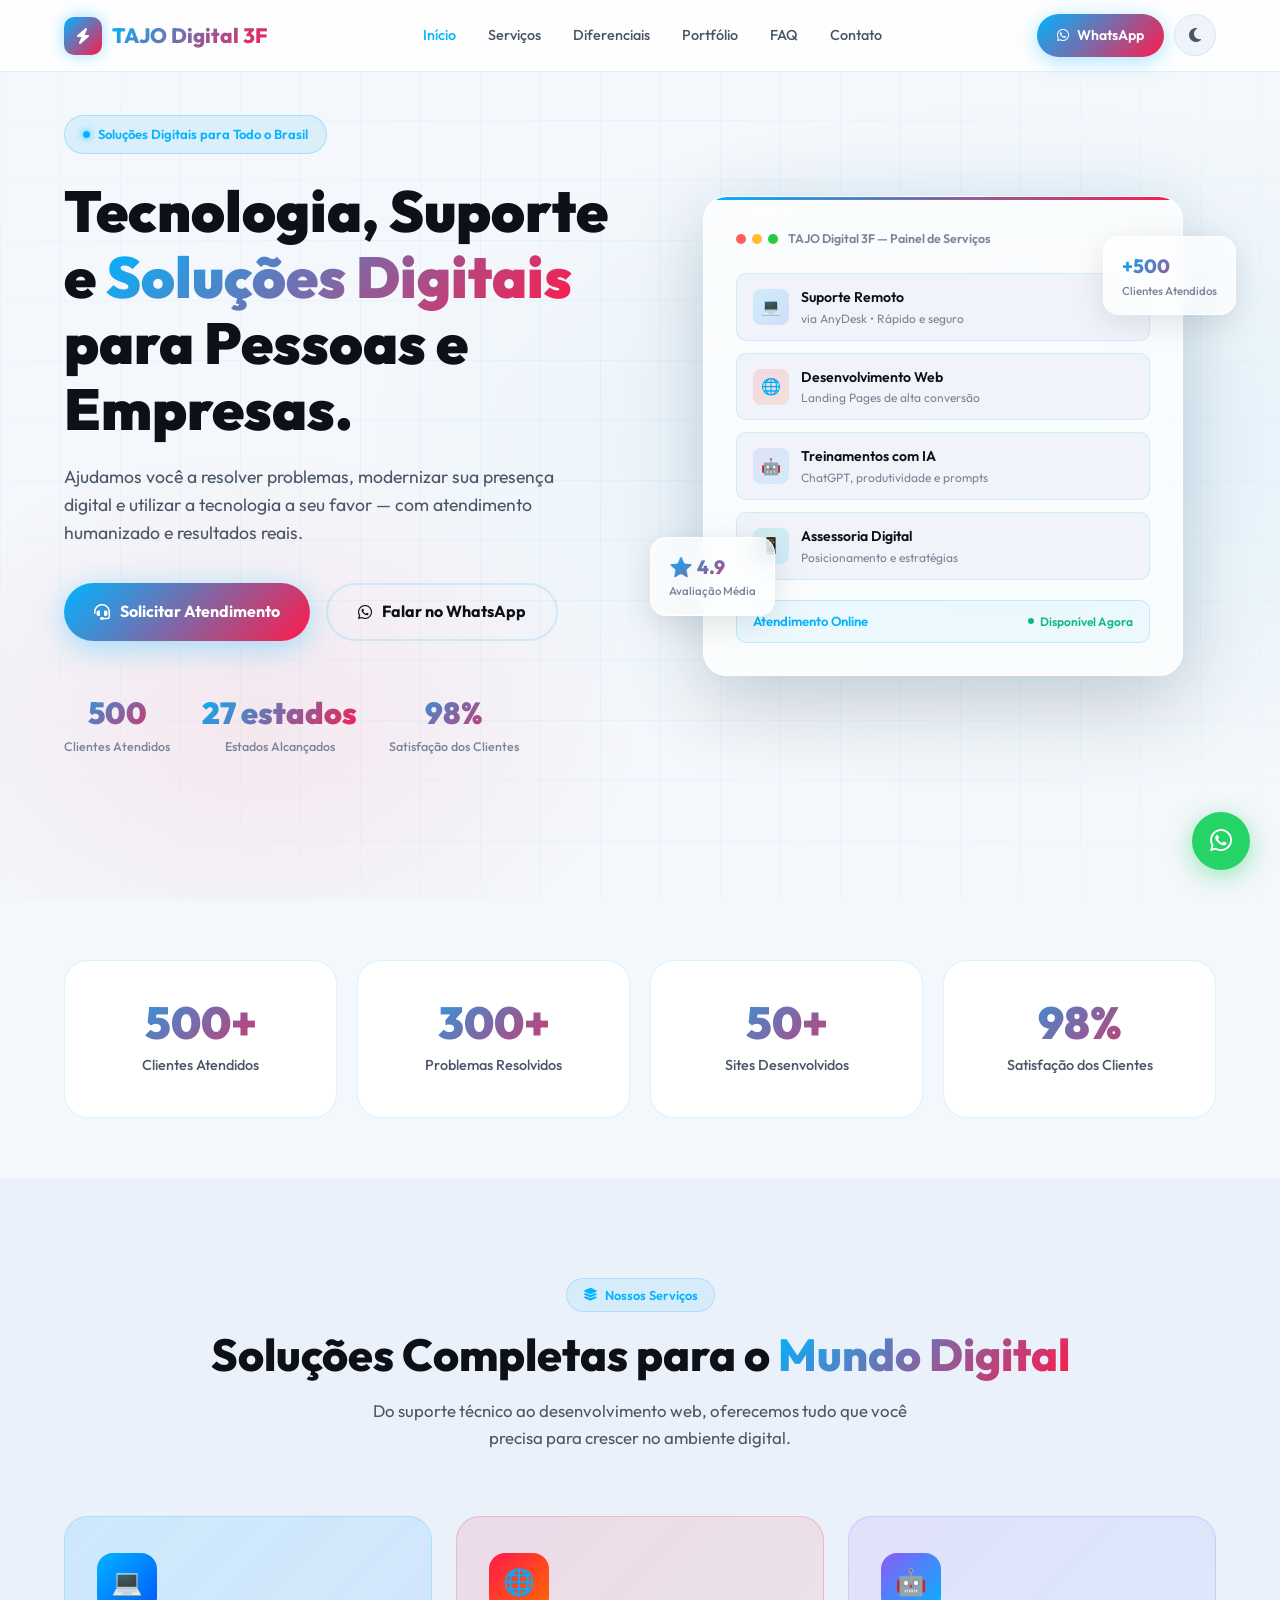
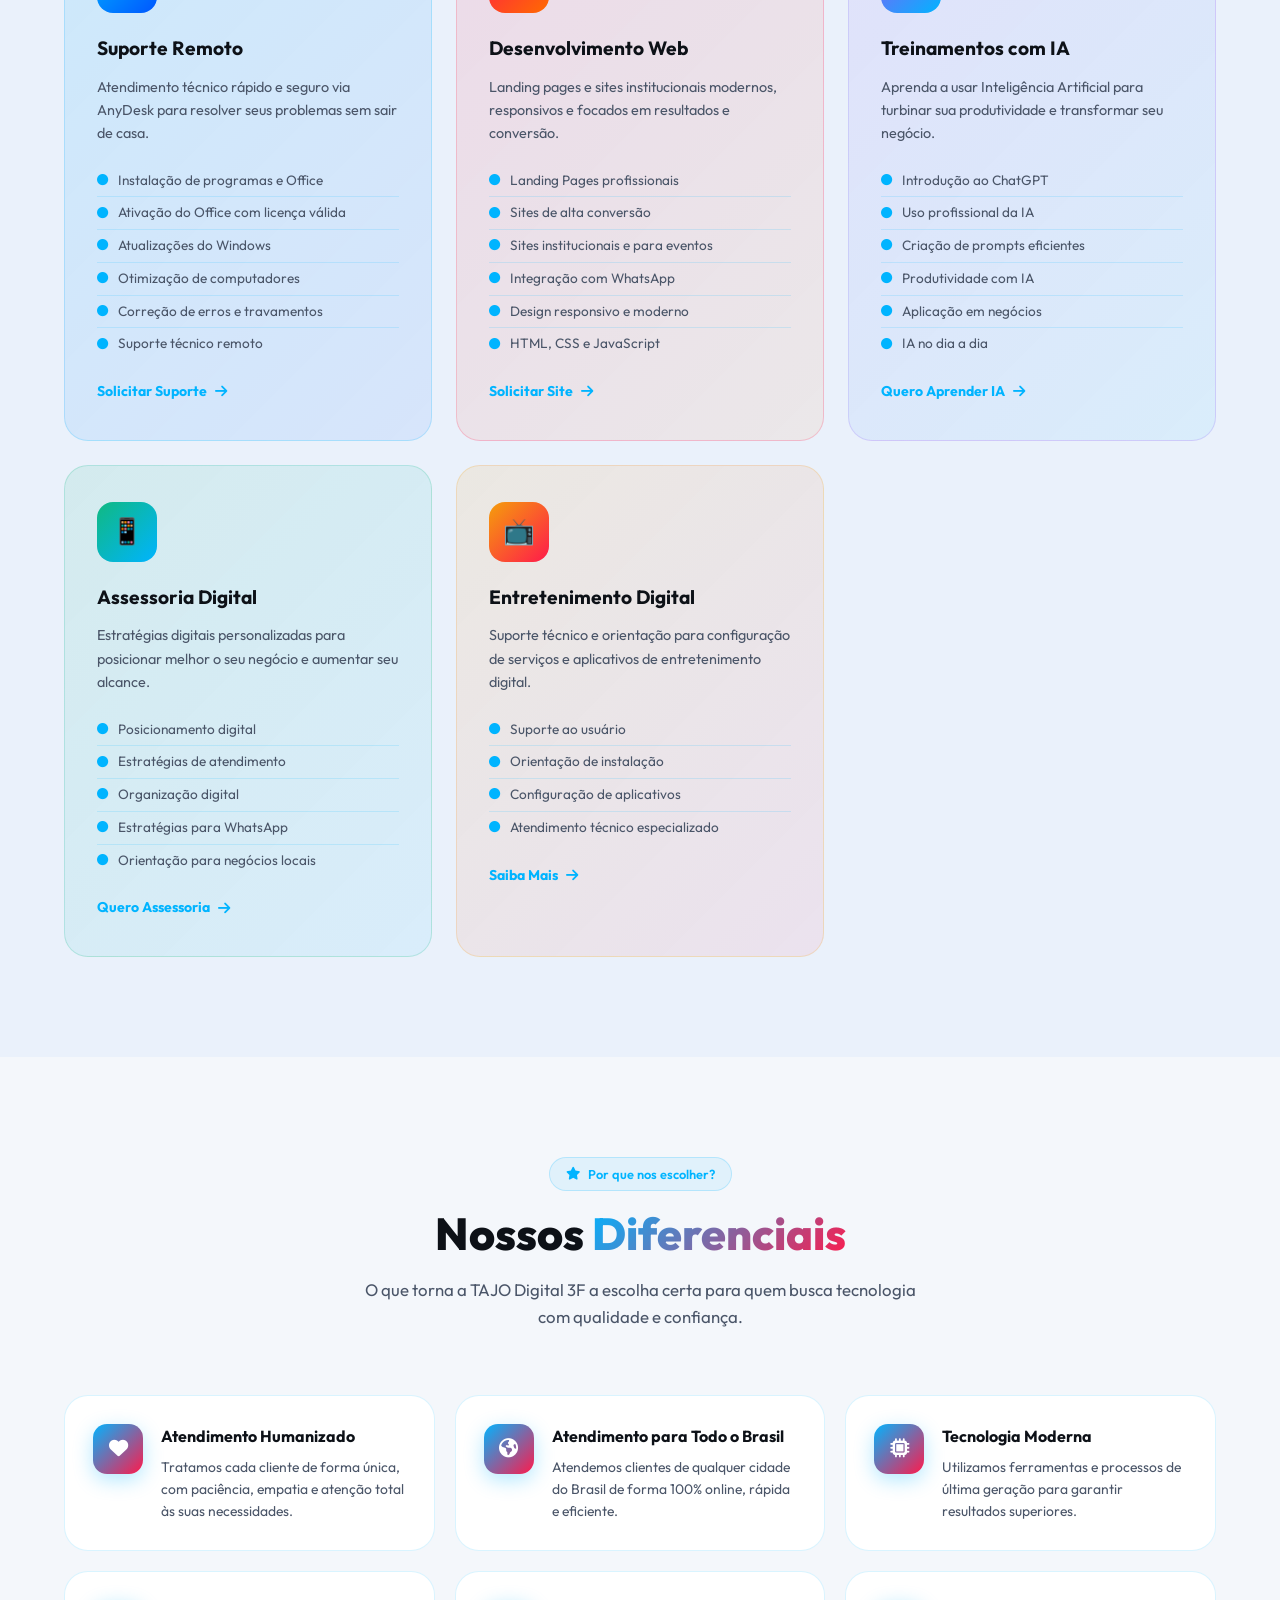
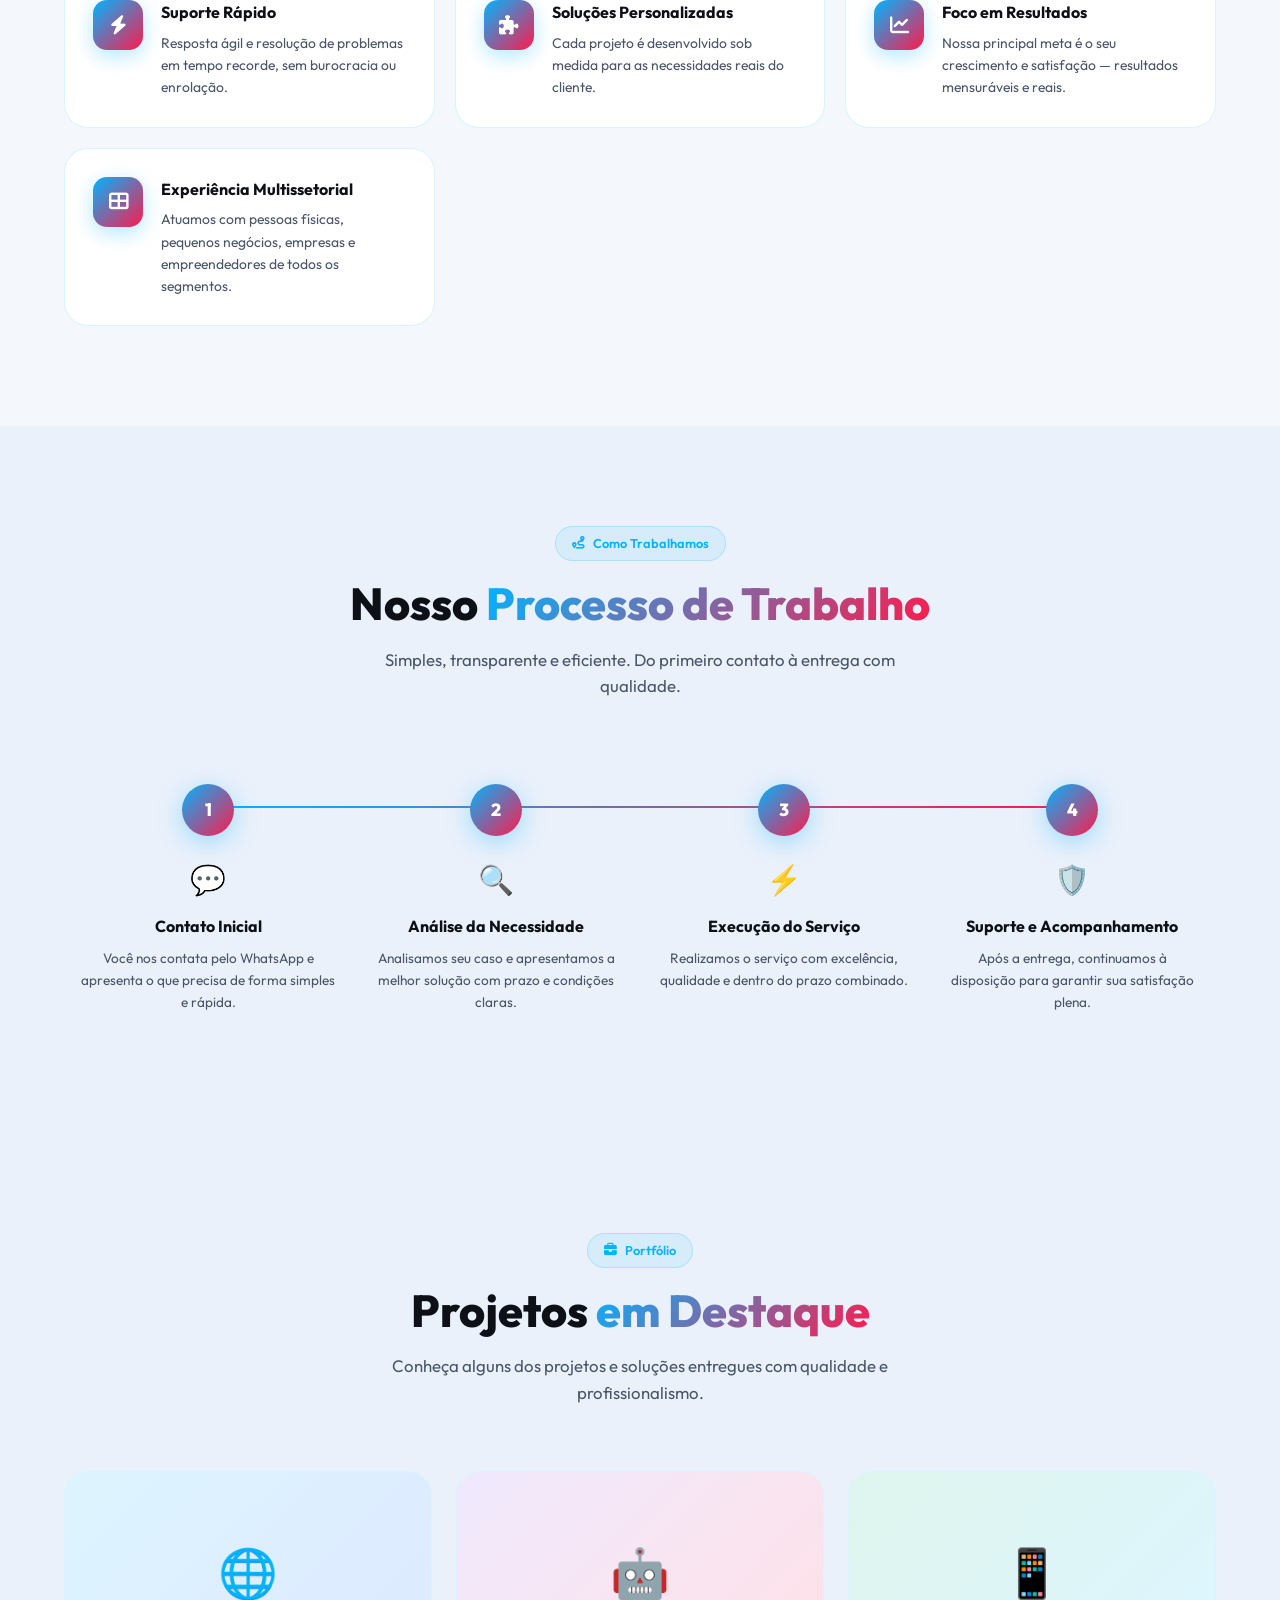
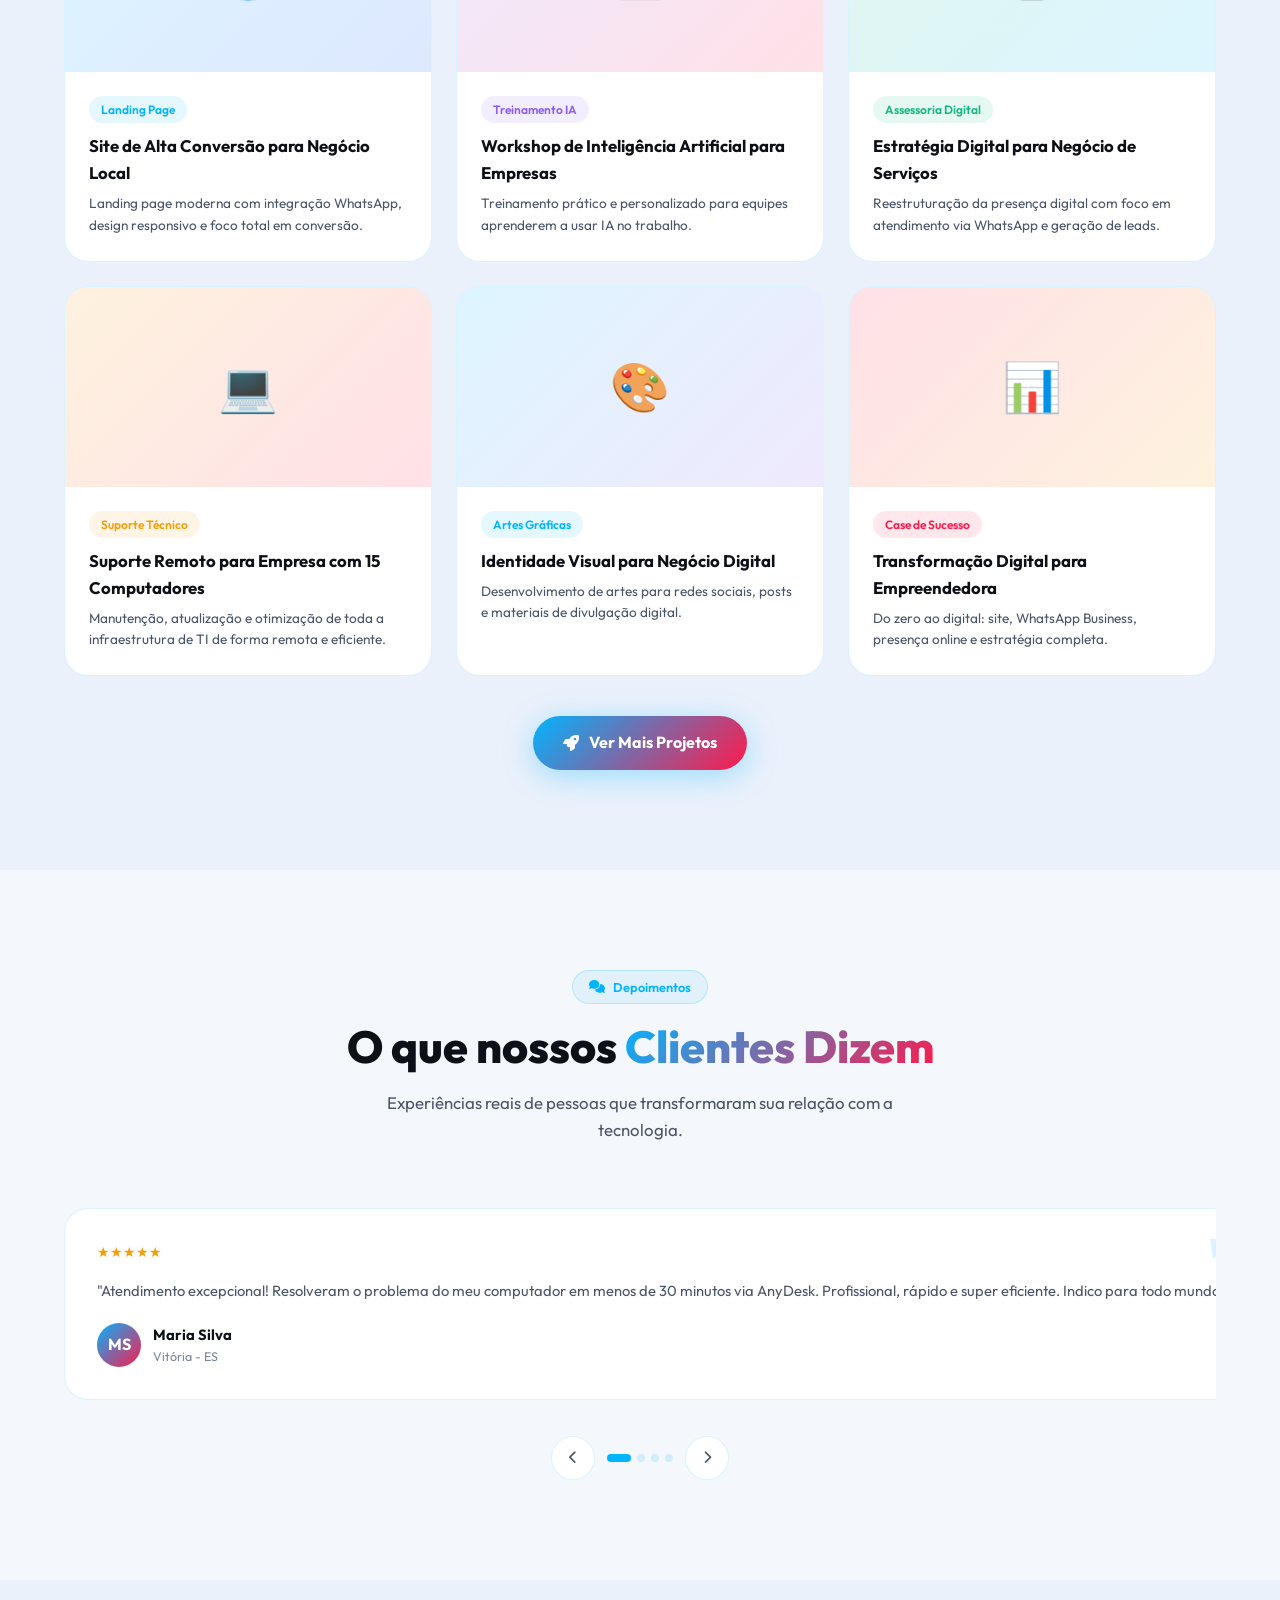
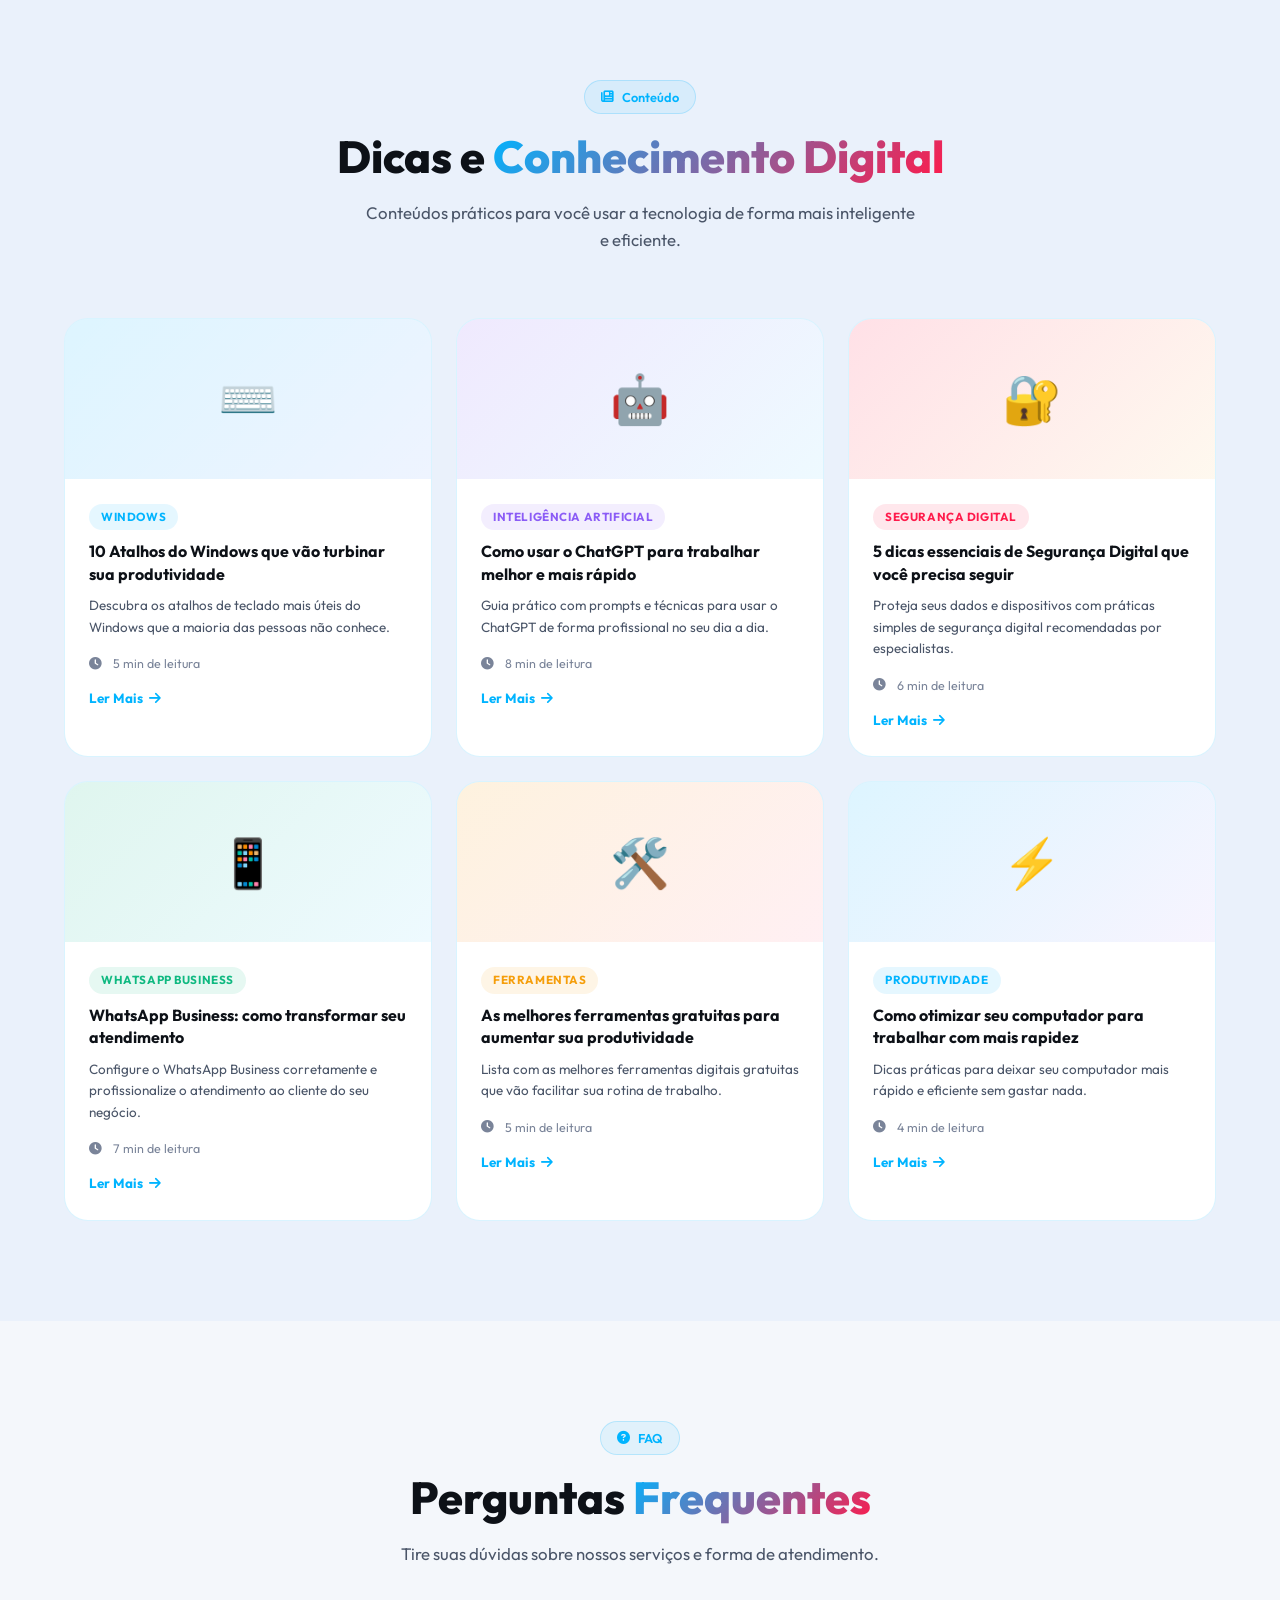
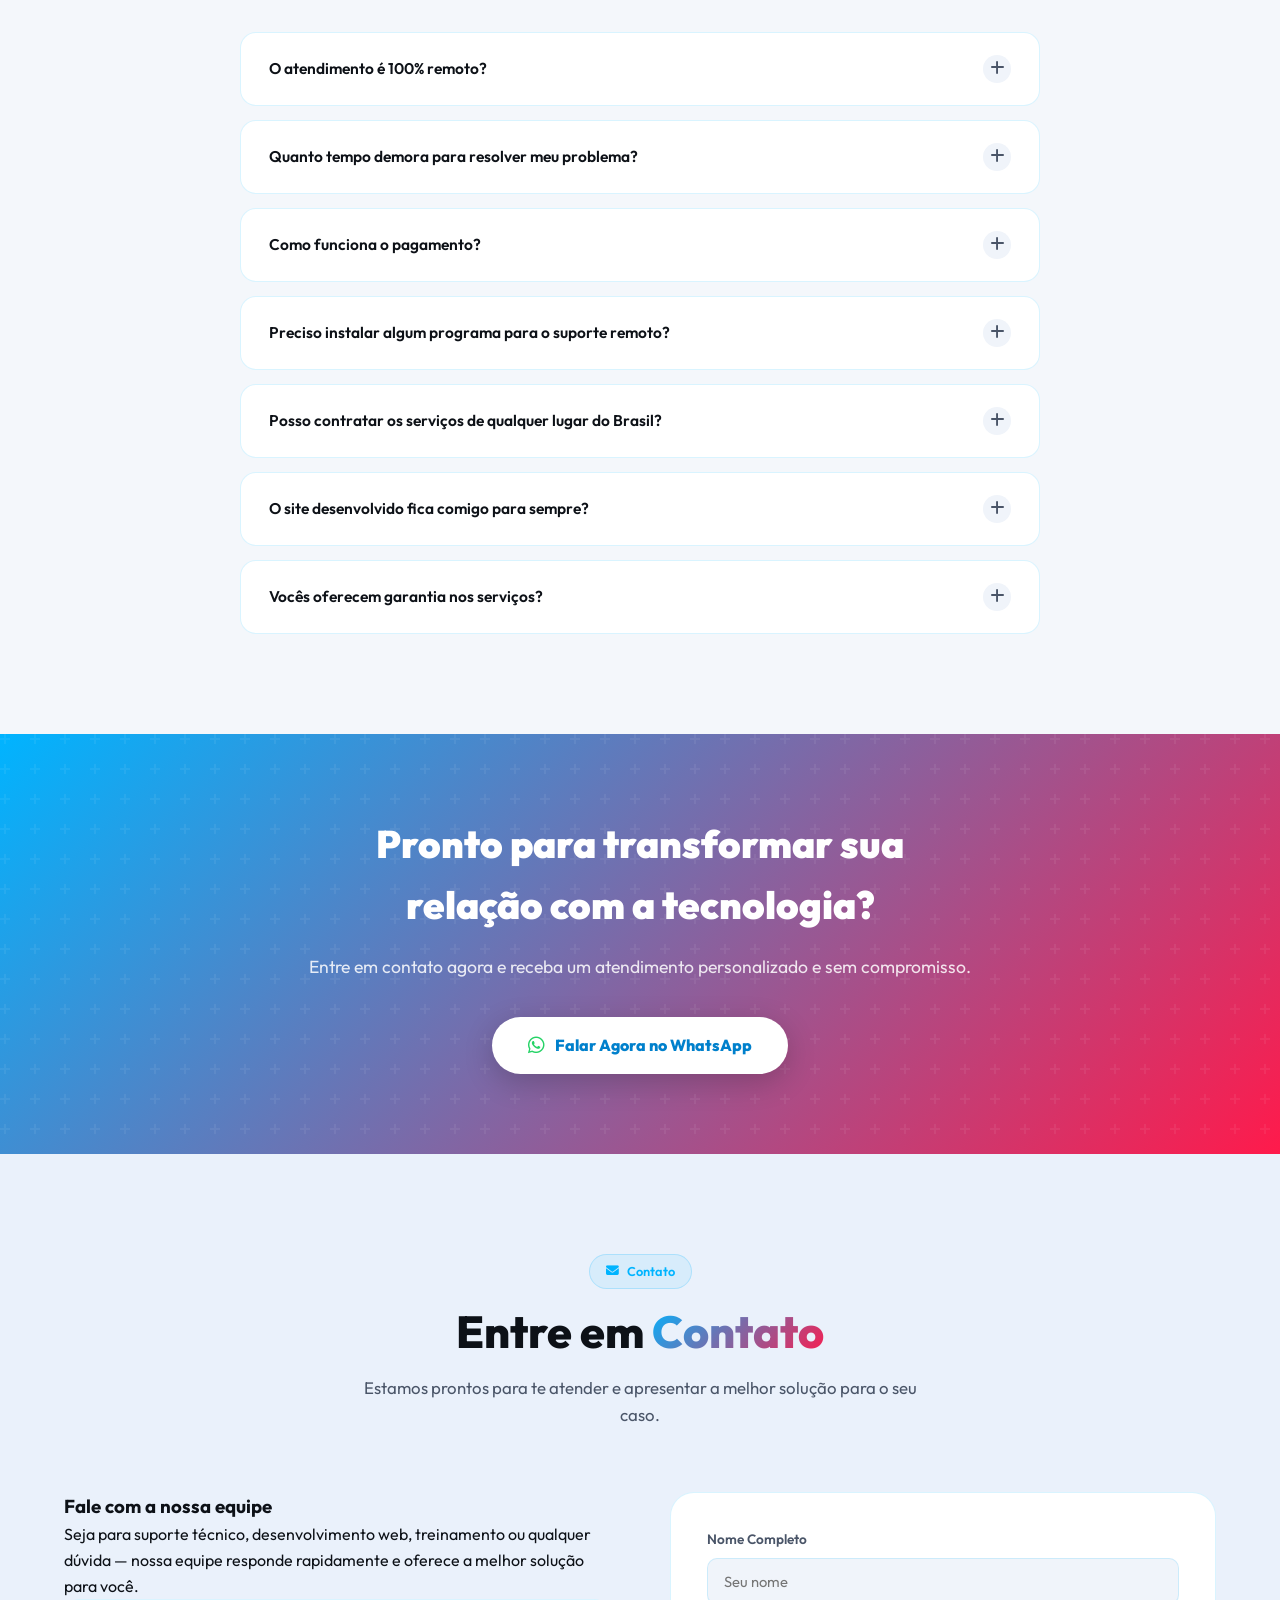
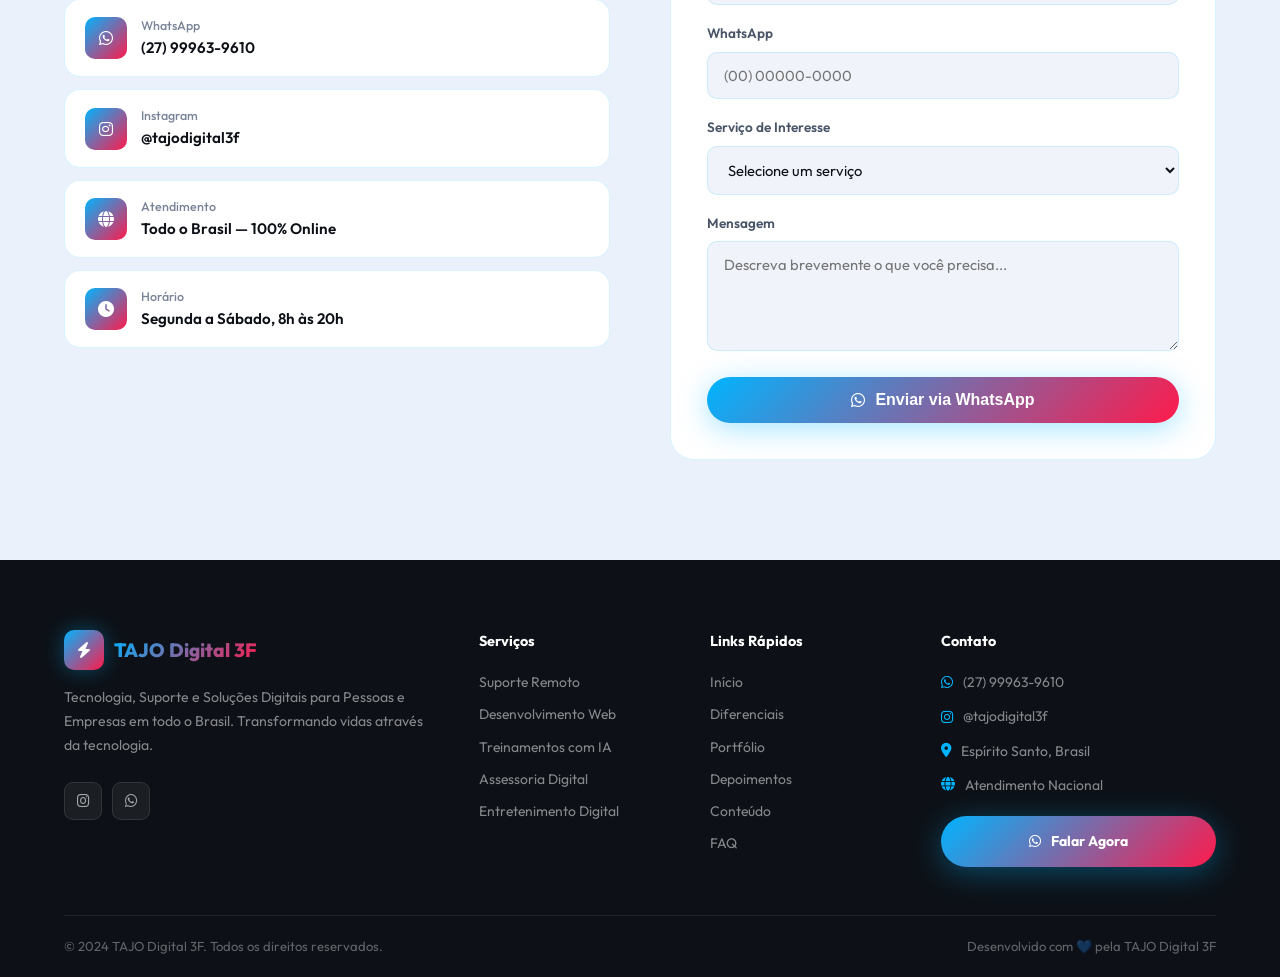
<file: TAJO_Digital_3F___Landing_Page_Premium.html>
<!DOCTYPE html>
<html lang="pt-BR" data-theme="light">
<head><base href="https://d16ilfvy4mv02r.cloudfront.net/workspaces/U8kFuPHRNFinvSHSc06fmYrzORVDUSc7/ea3b6743-8095-4ab8-b8f6-af00db421ac5/files/">
<meta charset="UTF-8">
<meta name="viewport" content="width=device-width, initial-scale=1.0">
<meta name="description" content="TAJO Digital 3F — Tecnologia, Suporte Remoto, Desenvolvimento Web, Treinamentos com IA e Soluções Digitais para Pessoas e Empresas em todo o Brasil.">
<meta name="keywords" content="suporte remoto, desenvolvimento web, treinamento IA, soluções digitais, TAJO Digital 3F, assessoria digital">
<meta name="author" content="TAJO Digital 3F">
<meta property="og:title" content="TAJO Digital 3F — Soluções Digitais Premium">
<meta property="og:description" content="Tecnologia, Suporte e Soluções Digitais para Pessoas e Empresas em todo o Brasil.">
<meta property="og:type" content="website">
<title>TAJO Digital 3F — Tecnologia e Soluções Digitais</title>
<link rel="preconnect" href="https://fonts.googleapis.com">
<link rel="preconnect" href="https://fonts.gstatic.com" crossorigin>
<link href="https://fonts.googleapis.com/css2?family=Outfit:wght@300;400;500;600;700;800;900&family=Space+Grotesk:wght@300;400;500;600;700&display=swap" rel="stylesheet">
<link rel="stylesheet" href="https://cdnjs.cloudflare.com/ajax/libs/font-awesome/6.5.0/css/all.min.css">
<style>
/* ============================
   CSS VARIABLES & THEMES
   ============================ */
:root {
  --blue-neon: #00b4ff;
  --blue-neon-light: #40cbff;
  --blue-neon-dark: #0080cc;
  --red-neon: #ff1a4b;
  --red-neon-light: #ff5575;
  --red-neon-dark: #cc0033;
  --gradient-main: linear-gradient(135deg, #00b4ff 0%, #ff1a4b 100%);
  --gradient-blue: linear-gradient(135deg, #00b4ff 0%, #0056ff 100%);
  --gradient-red: linear-gradient(135deg, #ff1a4b 0%, #ff6b00 100%);
  --font-main: 'Outfit', sans-serif;
  --font-alt: 'Space Grotesk', sans-serif;
  --radius: 16px;
  --radius-sm: 10px;
  --radius-lg: 24px;
  --shadow: 0 8px 32px rgba(0,0,0,0.10);
  --shadow-lg: 0 20px 60px rgba(0,0,0,0.15);
  --transition: all 0.35s cubic-bezier(0.4,0,0.2,1);
  --nav-h: 72px;
}
[data-theme="light"] {
  --bg: #f4f7fb;
  --bg2: #eaf1fb;
  --surface: #ffffff;
  --surface2: #f0f4fa;
  --text: #0d1117;
  --text2: #4a5568;
  --text3: #7a8499;
  --border: rgba(0,180,255,0.15);
  --glass: rgba(255,255,255,0.72);
  --glass-border: rgba(255,255,255,0.9);
  --nav-bg: rgba(255,255,255,0.85);
  --card-bg: #ffffff;
  --footer-bg: #0d1117;
  --footer-text: #e0e8f0;
  --input-bg: #f0f4fa;
}
[data-theme="dark"] {
  --bg: #080c14;
  --bg2: #0c1220;
  --surface: #111827;
  --surface2: #1a2236;
  --text: #f0f6ff;
  --text2: #a0b3cc;
  --text3: #607090;
  --border: rgba(0,180,255,0.18);
  --glass: rgba(17,24,39,0.75);
  --glass-border: rgba(0,180,255,0.25);
  --nav-bg: rgba(8,12,20,0.90);
  --card-bg: #111827;
  --footer-bg: #040709;
  --footer-text: #a0b3cc;
  --input-bg: #1a2236;
}

/* ============================
   RESET & BASE
   ============================ */
*, *::before, *::after { box-sizing: border-box; margin: 0; padding: 0; }
html { scroll-behavior: smooth; font-size: 16px; }
body {
  font-family: var(--font-main);
  background: var(--bg);
  color: var(--text);
  line-height: 1.6;
  transition: background 0.4s, color 0.4s;
  overflow-x: hidden;
}
a { text-decoration: none; color: inherit; }
img { max-width: 100%; height: auto; }
ul { list-style: none; }
section { padding: 100px 0; }
.container { max-width: 1200px; margin: 0 auto; padding: 0 24px; }

/* ============================
   LOADING SCREEN
   ============================ */
#loading {
  position: fixed; inset: 0;
  background: var(--bg);
  display: flex; align-items: center; justify-content: center;
  z-index: 9999;
  transition: opacity 0.6s, visibility 0.6s;
}
#loading.hidden { opacity: 0; visibility: hidden; pointer-events: none; }
.loader-wrap { text-align: center; }
.loader-logo {
  font-family: var(--font-main);
  font-size: 2rem;
  font-weight: 800;
  background: var(--gradient-main);
  -webkit-background-clip: text;
  -webkit-text-fill-color: transparent;
  background-clip: text;
  margin-bottom: 24px;
  animation: pulse 1.2s ease-in-out infinite;
}
.loader-bar {
  width: 180px; height: 4px;
  background: var(--surface2);
  border-radius: 99px;
  overflow: hidden;
  margin: 0 auto;
}
.loader-bar-inner {
  height: 100%;
  background: var(--gradient-main);
  border-radius: 99px;
  animation: loadbar 1.5s ease-in-out forwards;
}
@keyframes loadbar { from { width: 0; } to { width: 100%; } }
@keyframes pulse { 0%,100% { opacity:1; } 50% { opacity:0.6; } }

/* ============================
   SCROLLBAR
   ============================ */
::-webkit-scrollbar { width: 6px; }
::-webkit-scrollbar-track { background: var(--bg2); }
::-webkit-scrollbar-thumb { background: var(--gradient-main); border-radius: 99px; }

/* ============================
   NAVBAR
   ============================ */
#navbar {
  position: fixed; top: 0; left: 0; right: 0;
  height: var(--nav-h);
  background: var(--nav-bg);
  backdrop-filter: blur(20px);
  -webkit-backdrop-filter: blur(20px);
  border-bottom: 1px solid var(--border);
  z-index: 1000;
  transition: var(--transition);
}
#navbar.scrolled {
  box-shadow: 0 4px 30px rgba(0,180,255,0.10);
}
.nav-inner {
  height: 100%;
  display: flex; align-items: center; justify-content: space-between;
}
.nav-logo {
  display: flex; align-items: center; gap: 10px;
  font-weight: 800; font-size: 1.3rem;
}
.nav-logo-icon {
  width: 38px; height: 38px;
  background: var(--gradient-main);
  border-radius: 10px;
  display: flex; align-items: center; justify-content: center;
  color: #fff; font-size: 1rem;
  box-shadow: 0 0 16px rgba(0,180,255,0.4);
}
.nav-logo-text { background: var(--gradient-main); -webkit-background-clip: text; -webkit-text-fill-color: transparent; background-clip: text; }
.nav-links { display: flex; align-items: center; gap: 4px; }
.nav-links a {
  padding: 8px 14px;
  border-radius: var(--radius-sm);
  font-weight: 500; font-size: 0.9rem;
  color: var(--text2);
  transition: var(--transition);
}
.nav-links a:hover { color: var(--blue-neon); background: rgba(0,180,255,0.08); }
.nav-actions { display: flex; align-items: center; gap: 10px; }
.btn-nav-wa {
  display: flex; align-items: center; gap: 8px;
  padding: 10px 20px;
  background: var(--gradient-main);
  color: #fff;
  border-radius: 50px;
  font-weight: 600; font-size: 0.88rem;
  box-shadow: 0 4px 20px rgba(0,180,255,0.35);
  transition: var(--transition);
}
.btn-nav-wa:hover { transform: translateY(-2px); box-shadow: 0 8px 30px rgba(0,180,255,0.45); }
#theme-toggle {
  width: 42px; height: 42px;
  background: var(--surface2);
  border: 1px solid var(--border);
  border-radius: 50%;
  display: flex; align-items: center; justify-content: center;
  cursor: pointer;
  color: var(--text2);
  font-size: 1rem;
  transition: var(--transition);
}
#theme-toggle:hover { background: rgba(0,180,255,0.12); color: var(--blue-neon); }
.hamburger {
  display: none;
  flex-direction: column; gap: 5px;
  cursor: pointer; padding: 6px;
  background: none; border: none;
}
.hamburger span {
  display: block; width: 24px; height: 2px;
  background: var(--text);
  border-radius: 99px;
  transition: var(--transition);
}
.hamburger.open span:nth-child(1) { transform: translateY(7px) rotate(45deg); }
.hamburger.open span:nth-child(2) { opacity: 0; }
.hamburger.open span:nth-child(3) { transform: translateY(-7px) rotate(-45deg); }

/* Mobile Nav */
#mobile-nav {
  display: none;
  position: fixed; top: var(--nav-h); left: 0; right: 0;
  background: var(--nav-bg);
  backdrop-filter: blur(20px);
  padding: 16px 24px 24px;
  border-bottom: 1px solid var(--border);
  z-index: 999;
  flex-direction: column; gap: 4px;
}
#mobile-nav.open { display: flex; }
#mobile-nav a {
  padding: 12px 16px;
  border-radius: var(--radius-sm);
  font-weight: 500;
  color: var(--text2);
  transition: var(--transition);
}
#mobile-nav a:hover { color: var(--blue-neon); background: rgba(0,180,255,0.08); }

/* ============================
   HERO
   ============================ */
#inicio {
  min-height: 100vh;
  padding-top: var(--nav-h);
  display: flex; align-items: center;
  background: var(--bg);
  position: relative;
  overflow: hidden;
}
.hero-bg {
  position: absolute; inset: 0;
  background:
    radial-gradient(ellipse 80% 60% at 80% 50%, rgba(0,180,255,0.08) 0%, transparent 65%),
    radial-gradient(ellipse 50% 50% at 20% 80%, rgba(255,26,75,0.07) 0%, transparent 60%);
  pointer-events: none;
}
.hero-grid {
  position: absolute; inset: 0;
  background-image:
    linear-gradient(rgba(0,180,255,0.05) 1px, transparent 1px),
    linear-gradient(90deg, rgba(0,180,255,0.05) 1px, transparent 1px);
  background-size: 60px 60px;
  mask-image: radial-gradient(ellipse 80% 80% at 50% 50%, #000 40%, transparent 100%);
  -webkit-mask-image: radial-gradient(ellipse 80% 80% at 50% 50%, #000 40%, transparent 100%);
}
.hero-inner {
  display: grid;
  grid-template-columns: 1fr 1fr;
  gap: 60px;
  align-items: center;
  position: relative;
  z-index: 2;
  width: 100%;
}
.hero-badge {
  display: inline-flex; align-items: center; gap: 8px;
  padding: 8px 18px;
  background: rgba(0,180,255,0.10);
  border: 1px solid rgba(0,180,255,0.25);
  border-radius: 50px;
  font-size: 0.82rem; font-weight: 600;
  color: var(--blue-neon);
  margin-bottom: 24px;
  animation: fadeInDown 0.8s ease forwards;
}
.hero-badge .dot {
  width: 7px; height: 7px;
  background: var(--blue-neon);
  border-radius: 50%;
  box-shadow: 0 0 8px var(--blue-neon);
  animation: blink 1.4s ease-in-out infinite;
}
@keyframes blink { 0%,100%{ opacity:1; } 50%{ opacity:0.3; } }
.hero-title {
  font-size: clamp(2.2rem, 4.5vw, 3.6rem);
  font-weight: 900;
  line-height: 1.15;
  margin-bottom: 20px;
  animation: fadeInUp 0.9s 0.1s ease both;
}
.hero-title .gradient-text {
  background: var(--gradient-main);
  -webkit-background-clip: text;
  -webkit-text-fill-color: transparent;
  background-clip: text;
}
.hero-subtitle {
  font-size: 1.1rem;
  color: var(--text2);
  max-width: 520px;
  margin-bottom: 36px;
  animation: fadeInUp 0.9s 0.2s ease both;
}
.hero-btns {
  display: flex; gap: 16px; flex-wrap: wrap;
  animation: fadeInUp 0.9s 0.3s ease both;
}
.btn-primary {
  display: inline-flex; align-items: center; gap: 10px;
  padding: 14px 30px;
  background: var(--gradient-main);
  color: #fff;
  border-radius: 50px;
  font-weight: 700; font-size: 1rem;
  box-shadow: 0 6px 30px rgba(0,180,255,0.35);
  transition: var(--transition);
  border: none; cursor: pointer;
}
.btn-primary:hover { transform: translateY(-3px); box-shadow: 0 12px 40px rgba(0,180,255,0.45); }
.btn-outline {
  display: inline-flex; align-items: center; gap: 10px;
  padding: 14px 30px;
  background: transparent;
  color: var(--text);
  border: 2px solid var(--border);
  border-radius: 50px;
  font-weight: 700; font-size: 1rem;
  transition: var(--transition);
  cursor: pointer;
}
.btn-outline:hover { border-color: var(--blue-neon); color: var(--blue-neon); background: rgba(0,180,255,0.06); transform: translateY(-3px); }
.hero-stats {
  display: flex; gap: 32px; margin-top: 48px;
  animation: fadeInUp 0.9s 0.4s ease both;
}
.hero-stat { text-align: center; }
.hero-stat .num {
  font-size: 1.9rem; font-weight: 900;
  background: var(--gradient-main);
  -webkit-background-clip: text; -webkit-text-fill-color: transparent;
  background-clip: text;
}
.hero-stat .label { font-size: 0.78rem; color: var(--text3); font-weight: 500; }

/* Hero Visual */
.hero-visual {
  position: relative;
  display: flex; align-items: center; justify-content: center;
  animation: fadeInRight 1s 0.2s ease both;
}
.hero-visual-card {
  width: 100%;
  max-width: 480px;
  background: var(--glass);
  backdrop-filter: blur(20px);
  border: 1px solid var(--glass-border);
  border-radius: var(--radius-lg);
  padding: 32px;
  box-shadow: 0 30px 80px rgba(0,0,0,0.15), 0 0 60px rgba(0,180,255,0.08);
  position: relative;
  overflow: hidden;
}
.hero-visual-card::before {
  content: '';
  position: absolute; top: 0; left: 0; right: 0; height: 3px;
  background: var(--gradient-main);
}
.hvc-header {
  display: flex; align-items: center; gap: 10px;
  margin-bottom: 24px;
}
.hvc-dots { display: flex; gap: 6px; }
.hvc-dot { width: 10px; height: 10px; border-radius: 50%; }
.hvc-dot:nth-child(1) { background: #ff5f57; }
.hvc-dot:nth-child(2) { background: #febc2e; }
.hvc-dot:nth-child(3) { background: #28c840; }
.hvc-title { font-size: 0.78rem; color: var(--text3); font-weight: 600; }
.hvc-services {
  display: flex; flex-direction: column; gap: 12px;
}
.hvc-service {
  display: flex; align-items: center; gap: 12px;
  padding: 12px 16px;
  background: var(--surface2);
  border-radius: var(--radius-sm);
  border: 1px solid var(--border);
  transition: var(--transition);
}
.hvc-service:hover { border-color: var(--blue-neon); transform: translateX(4px); }
.hvc-service-icon {
  width: 36px; height: 36px;
  border-radius: 8px;
  display: flex; align-items: center; justify-content: center;
  font-size: 1rem; flex-shrink: 0;
}
.hvc-service-name { font-size: 0.88rem; font-weight: 600; }
.hvc-service-sub { font-size: 0.75rem; color: var(--text3); }
.hvc-status {
  margin-top: 20px;
  display: flex; align-items: center; justify-content: space-between;
  padding: 10px 16px;
  background: rgba(0,180,255,0.06);
  border: 1px solid rgba(0,180,255,0.2);
  border-radius: var(--radius-sm);
}
.hvc-status-text { font-size: 0.82rem; font-weight: 600; color: var(--blue-neon); }
.hvc-status-badge {
  display: flex; align-items: center; gap: 6px;
  font-size: 0.75rem; color: #10b981; font-weight: 600;
}
.hvc-status-badge .dot { width: 6px; height: 6px; background: #10b981; border-radius: 50%; animation: blink 1.2s infinite; }

/* Floating elements */
.float-card {
  position: absolute;
  background: var(--glass);
  backdrop-filter: blur(12px);
  border: 1px solid var(--glass-border);
  border-radius: var(--radius);
  padding: 14px 18px;
  box-shadow: var(--shadow);
  animation: floatUD 4s ease-in-out infinite;
}
.float-card:nth-child(2) { animation-delay: -2s; }
.float-card-1 { right: -20px; top: 40px; }
.float-card-2 { left: -20px; bottom: 60px; }
.float-val { font-size: 1.2rem; font-weight: 800; background: var(--gradient-main); -webkit-background-clip: text; -webkit-text-fill-color: transparent; background-clip: text; }
.float-label { font-size: 0.72rem; color: var(--text3); font-weight: 500; }
@keyframes floatUD { 0%,100%{ transform: translateY(0); } 50%{ transform: translateY(-12px); } }

/* ============================
   SECTION HEADER
   ============================ */
.section-header { text-align: center; margin-bottom: 64px; }
.section-tag {
  display: inline-flex; align-items: center; gap: 8px;
  padding: 6px 16px;
  background: rgba(0,180,255,0.08);
  border: 1px solid rgba(0,180,255,0.2);
  border-radius: 50px;
  font-size: 0.8rem; font-weight: 600;
  color: var(--blue-neon);
  margin-bottom: 16px;
}
.section-title {
  font-size: clamp(1.8rem, 3.5vw, 2.8rem);
  font-weight: 800;
  line-height: 1.2;
  margin-bottom: 16px;
}
.section-subtitle {
  font-size: 1.05rem;
  color: var(--text2);
  max-width: 560px; margin: 0 auto;
}

/* ============================
   SERVICES
   ============================ */
#servicos { background: var(--bg2); }
.services-grid {
  display: grid;
  grid-template-columns: repeat(auto-fit, minmax(320px, 1fr));
  gap: 24px;
}
.service-card {
  background: var(--card-bg);
  border: 1px solid var(--border);
  border-radius: var(--radius-lg);
  padding: 36px 32px;
  transition: var(--transition);
  position: relative;
  overflow: hidden;
  cursor: pointer;
}
.service-card::before {
  content: '';
  position: absolute; top: 0; left: 0; right: 0; height: 0;
  background: var(--gradient-main);
  transition: height 0.4s ease;
  opacity: 0.07;
}
.service-card:hover::before { height: 100%; }
.service-card:hover {
  transform: translateY(-6px);
  box-shadow: 0 20px 60px rgba(0,180,255,0.15);
  border-color: rgba(0,180,255,0.4);
}
.service-icon-wrap {
  width: 60px; height: 60px;
  border-radius: 16px;
  display: flex; align-items: center; justify-content: center;
  font-size: 1.6rem;
  margin-bottom: 20px;
  position: relative; z-index: 1;
}
.service-title { font-size: 1.2rem; font-weight: 700; margin-bottom: 12px; position: relative; z-index: 1; }
.service-desc { font-size: 0.9rem; color: var(--text2); margin-bottom: 20px; position: relative; z-index: 1; }
.service-list { position: relative; z-index: 1; }
.service-list li {
  display: flex; align-items: center; gap: 10px;
  font-size: 0.85rem; color: var(--text2);
  padding: 5px 0;
  border-bottom: 1px solid var(--border);
}
.service-list li:last-child { border-bottom: none; }
.service-list li i { color: var(--blue-neon); font-size: 0.7rem; flex-shrink: 0; }
.service-cta {
  display: inline-flex; align-items: center; gap: 8px;
  margin-top: 20px;
  font-size: 0.88rem; font-weight: 700;
  color: var(--blue-neon);
  transition: var(--transition);
  position: relative; z-index: 1;
}
.service-cta:hover { gap: 12px; }

/* Service Colors */
.s1 { background: linear-gradient(135deg, rgba(0,180,255,0.12), rgba(0,86,255,0.08)); border-color: rgba(0,180,255,0.2); }
.s2 { background: linear-gradient(135deg, rgba(255,26,75,0.10), rgba(255,107,0,0.07)); border-color: rgba(255,26,75,0.2); }
.s3 { background: linear-gradient(135deg, rgba(139,92,246,0.10), rgba(0,180,255,0.07)); border-color: rgba(139,92,246,0.2); }
.s4 { background: linear-gradient(135deg, rgba(16,185,129,0.10), rgba(0,180,255,0.07)); border-color: rgba(16,185,129,0.2); }
.s5 { background: linear-gradient(135deg, rgba(245,158,11,0.10), rgba(255,26,75,0.07)); border-color: rgba(245,158,11,0.2); }

/* ============================
   DIFERENCIAIS
   ============================ */
#diferenciais { background: var(--bg); }
.diffs-grid {
  display: grid;
  grid-template-columns: repeat(auto-fit, minmax(280px, 1fr));
  gap: 20px;
}
.diff-card {
  display: flex; align-items: flex-start; gap: 18px;
  padding: 28px;
  background: var(--card-bg);
  border: 1px solid var(--border);
  border-radius: var(--radius-lg);
  transition: var(--transition);
}
.diff-card:hover {
  transform: translateY(-4px);
  border-color: rgba(0,180,255,0.35);
  box-shadow: 0 12px 40px rgba(0,180,255,0.10);
}
.diff-icon {
  width: 50px; height: 50px; flex-shrink: 0;
  background: var(--gradient-main);
  border-radius: 14px;
  display: flex; align-items: center; justify-content: center;
  color: #fff; font-size: 1.2rem;
  box-shadow: 0 6px 20px rgba(0,180,255,0.30);
}
.diff-title { font-size: 1rem; font-weight: 700; margin-bottom: 6px; }
.diff-text { font-size: 0.87rem; color: var(--text2); }

/* ============================
   PROCESS
   ============================ */
#processo { background: var(--bg2); }
.process-wrap {
  display: grid;
  grid-template-columns: repeat(4, 1fr);
  gap: 0;
  position: relative;
}
.process-wrap::before {
  content: '';
  position: absolute;
  top: 42px; left: calc(12.5% + 24px); right: calc(12.5% + 24px);
  height: 2px;
  background: linear-gradient(90deg, var(--blue-neon), var(--red-neon));
}
.process-step {
  display: flex; flex-direction: column; align-items: center;
  text-align: center; padding: 20px 16px;
  position: relative;
}
.process-num {
  width: 52px; height: 52px;
  background: var(--gradient-main);
  border-radius: 50%;
  display: flex; align-items: center; justify-content: center;
  color: #fff; font-weight: 800; font-size: 1.1rem;
  margin-bottom: 20px;
  box-shadow: 0 6px 24px rgba(0,180,255,0.35);
  position: relative; z-index: 1;
  transition: var(--transition);
}
.process-step:hover .process-num { transform: scale(1.15); box-shadow: 0 10px 30px rgba(0,180,255,0.5); }
.process-icon { font-size: 1.8rem; margin-bottom: 12px; }
.process-title { font-size: 1rem; font-weight: 700; margin-bottom: 8px; }
.process-text { font-size: 0.85rem; color: var(--text2); }

/* ============================
   COUNTERS
   ============================ */
#counters { background: var(--bg); padding: 60px 0; }
.counters-grid {
  display: grid;
  grid-template-columns: repeat(4, 1fr);
  gap: 20px;
}
.counter-card {
  text-align: center;
  padding: 40px 24px;
  background: var(--card-bg);
  border: 1px solid var(--border);
  border-radius: var(--radius-lg);
  transition: var(--transition);
}
.counter-card:hover { transform: translateY(-4px); box-shadow: 0 12px 40px rgba(0,180,255,0.10); }
.counter-num {
  font-size: 2.8rem; font-weight: 900;
  background: var(--gradient-main);
  -webkit-background-clip: text; -webkit-text-fill-color: transparent;
  background-clip: text;
  line-height: 1;
  margin-bottom: 8px;
}
.counter-label { font-size: 0.9rem; color: var(--text2); font-weight: 500; }

/* ============================
   PORTFOLIO
   ============================ */
#portfolio { background: var(--bg2); }
.portfolio-grid {
  display: grid;
  grid-template-columns: repeat(auto-fit, minmax(300px, 1fr));
  gap: 24px;
}
.portfolio-card {
  background: var(--card-bg);
  border: 1px solid var(--border);
  border-radius: var(--radius-lg);
  overflow: hidden;
  transition: var(--transition);
}
.portfolio-card:hover { transform: translateY(-6px); box-shadow: 0 20px 60px rgba(0,0,0,0.15); }
.portfolio-thumb {
  height: 200px;
  position: relative;
  overflow: hidden;
}
.portfolio-thumb-inner {
  width: 100%; height: 100%;
  display: flex; align-items: center; justify-content: center;
  font-size: 3rem;
  transition: transform 0.5s ease;
}
.portfolio-card:hover .portfolio-thumb-inner { transform: scale(1.08); }
.portfolio-overlay {
  position: absolute; inset: 0;
  background: rgba(0,0,0,0.4);
  display: flex; align-items: center; justify-content: center;
  opacity: 0; transition: var(--transition);
}
.portfolio-card:hover .portfolio-overlay { opacity: 1; }
.portfolio-overlay-btn {
  padding: 10px 20px;
  background: var(--gradient-main);
  color: #fff;
  border-radius: 50px;
  font-size: 0.85rem; font-weight: 700;
}
.portfolio-body { padding: 24px; }
.portfolio-tag {
  display: inline-block;
  padding: 4px 12px;
  background: rgba(0,180,255,0.10);
  color: var(--blue-neon);
  border-radius: 50px;
  font-size: 0.75rem; font-weight: 600;
  margin-bottom: 10px;
}
.portfolio-title { font-size: 1.05rem; font-weight: 700; margin-bottom: 6px; }
.portfolio-desc { font-size: 0.85rem; color: var(--text2); }

/* ============================
   DEPOIMENTOS
   ============================ */
#depoimentos { background: var(--bg); }
.testimonials-wrap { position: relative; overflow: hidden; }
.testimonials-track {
  display: flex;
  transition: transform 0.5s cubic-bezier(0.4,0,0.2,1);
  gap: 24px;
}
.testimonial-card {
  min-width: calc(33.33% - 16px);
  background: var(--card-bg);
  border: 1px solid var(--border);
  border-radius: var(--radius-lg);
  padding: 32px;
  flex-shrink: 0;
  position: relative;
}
.testimonial-card::before {
  content: '"';
  position: absolute; top: 16px; right: 24px;
  font-size: 5rem; line-height: 1;
  color: var(--blue-neon); opacity: 0.15;
  font-family: serif;
}
.t-stars { color: #f59e0b; font-size: 0.9rem; margin-bottom: 14px; }
.t-text { font-size: 0.92rem; color: var(--text2); margin-bottom: 20px; line-height: 1.7; }
.t-author { display: flex; align-items: center; gap: 12px; }
.t-avatar {
  width: 44px; height: 44px;
  border-radius: 50%;
  display: flex; align-items: center; justify-content: center;
  font-weight: 700; font-size: 1rem; color: #fff;
  background: var(--gradient-main);
  flex-shrink: 0;
}
.t-name { font-weight: 700; font-size: 0.92rem; }
.t-loc { font-size: 0.78rem; color: var(--text3); }
.testimonials-nav {
  display: flex; align-items: center; justify-content: center; gap: 12px;
  margin-top: 36px;
}
.t-btn {
  width: 44px; height: 44px;
  background: var(--card-bg);
  border: 1px solid var(--border);
  border-radius: 50%;
  display: flex; align-items: center; justify-content: center;
  cursor: pointer;
  color: var(--text2);
  transition: var(--transition);
}
.t-btn:hover { background: rgba(0,180,255,0.10); border-color: var(--blue-neon); color: var(--blue-neon); }
.t-dots { display: flex; gap: 6px; }
.t-dot {
  width: 8px; height: 8px;
  background: var(--border);
  border-radius: 50%;
  cursor: pointer;
  transition: var(--transition);
}
.t-dot.active { background: var(--blue-neon); width: 24px; border-radius: 4px; }

/* ============================
   BLOG / CONTEÚDO
   ============================ */
#conteudo { background: var(--bg2); }
.blog-grid {
  display: grid;
  grid-template-columns: repeat(auto-fit, minmax(280px, 1fr));
  gap: 24px;
}
.blog-card {
  background: var(--card-bg);
  border: 1px solid var(--border);
  border-radius: var(--radius-lg);
  overflow: hidden;
  transition: var(--transition);
}
.blog-card:hover { transform: translateY(-5px); box-shadow: 0 16px 50px rgba(0,0,0,0.12); }
.blog-thumb {
  height: 160px;
  display: flex; align-items: center; justify-content: center;
  font-size: 3rem;
}
.blog-body { padding: 24px; }
.blog-cat {
  display: inline-block;
  padding: 4px 12px;
  border-radius: 50px;
  font-size: 0.73rem; font-weight: 700;
  margin-bottom: 10px;
  text-transform: uppercase;
  letter-spacing: 0.05em;
}
.blog-title { font-size: 1rem; font-weight: 700; margin-bottom: 10px; line-height: 1.4; }
.blog-excerpt { font-size: 0.84rem; color: var(--text2); margin-bottom: 16px; }
.blog-meta { display: flex; align-items: center; gap: 12px; font-size: 0.78rem; color: var(--text3); }
.blog-read-more {
  display: inline-flex; align-items: center; gap: 6px;
  font-size: 0.84rem; font-weight: 700; color: var(--blue-neon);
  margin-top: 14px; transition: var(--transition);
}
.blog-read-more:hover { gap: 10px; }

/* ============================
   FAQ
   ============================ */
#faq { background: var(--bg); }
.faq-list { max-width: 800px; margin: 0 auto; display: flex; flex-direction: column; gap: 14px; }
.faq-item {
  background: var(--card-bg);
  border: 1px solid var(--border);
  border-radius: var(--radius);
  overflow: hidden;
  transition: var(--transition);
}
.faq-item.open { border-color: rgba(0,180,255,0.35); }
.faq-q {
  display: flex; align-items: center; justify-content: space-between;
  padding: 22px 28px;
  cursor: pointer;
  font-weight: 600; font-size: 0.97rem;
  transition: var(--transition);
}
.faq-q:hover { color: var(--blue-neon); }
.faq-icon {
  width: 28px; height: 28px;
  background: var(--surface2);
  border-radius: 50%;
  display: flex; align-items: center; justify-content: center;
  flex-shrink: 0;
  transition: var(--transition);
  color: var(--text2);
}
.faq-item.open .faq-icon { transform: rotate(45deg); background: rgba(0,180,255,0.15); color: var(--blue-neon); }
.faq-a {
  max-height: 0;
  overflow: hidden;
  transition: max-height 0.4s ease, padding 0.3s ease;
  font-size: 0.9rem; color: var(--text2); line-height: 1.7;
}
.faq-item.open .faq-a { max-height: 200px; padding: 0 28px 22px; }

/* ============================
   CTA BAND
   ============================ */
#cta {
  padding: 80px 0;
  background: var(--gradient-main);
  position: relative; overflow: hidden;
}
#cta::before {
  content: '';
  position: absolute; inset: 0;
  background: url("data:image/svg+xml,%3Csvg width='60' height='60' viewBox='0 0 60 60' xmlns='http://www.w3.org/2000/svg'%3E%3Cg fill='none' fill-rule='evenodd'%3E%3Cg fill='%23ffffff' fill-opacity='0.06'%3E%3Cpath d='M36 34v-4h-2v4h-4v2h4v4h2v-4h4v-2h-4zm0-30V0h-2v4h-4v2h4v4h2V6h4V4h-4zM6 34v-4H4v4H0v2h4v4h2v-4h4v-2H6zM6 4V0H4v4H0v2h4v4h2V6h4V4H6z'/%3E%3C/g%3E%3C/g%3E%3C/svg%3E");
}
.cta-inner { text-align: center; position: relative; z-index: 2; }
.cta-title { font-size: clamp(1.8rem, 3vw, 2.6rem); font-weight: 900; color: #fff; margin-bottom: 16px; }
.cta-sub { font-size: 1.1rem; color: rgba(255,255,255,0.85); margin-bottom: 36px; }
.btn-white {
  display: inline-flex; align-items: center; gap: 10px;
  padding: 16px 36px;
  background: #fff;
  color: var(--blue-neon-dark);
  border-radius: 50px;
  font-weight: 800; font-size: 1rem;
  box-shadow: 0 8px 30px rgba(0,0,0,0.2);
  transition: var(--transition);
}
.btn-white:hover { transform: translateY(-3px); box-shadow: 0 16px 40px rgba(0,0,0,0.3); }

/* ============================
   CONTACT
   ============================ */
#contato { background: var(--bg2); }
.contact-grid {
  display: grid;
  grid-template-columns: 1fr 1fr;
  gap: 60px;
  align-items: start;
}
.contact-info h3 { font-size: 1.4rem; font-weight: 700; margin-bottom: 16px; }
.contact-info p { color: var(--text2); margin-bottom: 32px; line-height: 1.7; }
.contact-item {
  display: flex; align-items: center; gap: 14px;
  padding: 16px 20px;
  background: var(--card-bg);
  border: 1px solid var(--border);
  border-radius: var(--radius);
  margin-bottom: 12px;
  transition: var(--transition);
}
.contact-item:hover { border-color: var(--blue-neon); }
.contact-item-icon {
  width: 42px; height: 42px;
  background: var(--gradient-main);
  border-radius: 10px;
  display: flex; align-items: center; justify-content: center;
  color: #fff; font-size: 1rem; flex-shrink: 0;
}
.contact-item-label { font-size: 0.78rem; color: var(--text3); font-weight: 500; }
.contact-item-value { font-size: 0.95rem; font-weight: 600; }
.contact-form {
  background: var(--card-bg);
  border: 1px solid var(--border);
  border-radius: var(--radius-lg);
  padding: 36px;
}
.form-group { margin-bottom: 18px; }
.form-label { display: block; font-size: 0.85rem; font-weight: 600; margin-bottom: 7px; color: var(--text2); }
.form-input, .form-textarea, .form-select {
  width: 100%;
  padding: 13px 16px;
  background: var(--input-bg);
  border: 1px solid var(--border);
  border-radius: var(--radius-sm);
  color: var(--text);
  font-family: var(--font-main);
  font-size: 0.92rem;
  transition: var(--transition);
  outline: none;
}
.form-input:focus, .form-textarea:focus, .form-select:focus {
  border-color: var(--blue-neon);
  box-shadow: 0 0 0 3px rgba(0,180,255,0.12);
}
.form-textarea { resize: vertical; min-height: 110px; }
.form-select option { background: var(--surface); }

/* ============================
   FOOTER
   ============================ */
footer {
  background: var(--footer-bg);
  color: var(--footer-text);
  padding: 70px 0 0;
}
.footer-grid {
  display: grid;
  grid-template-columns: 2fr 1fr 1fr 1.5fr;
  gap: 48px;
  margin-bottom: 48px;
}
.footer-brand-logo {
  display: flex; align-items: center; gap: 10px;
  margin-bottom: 16px;
}
.footer-brand-icon {
  width: 40px; height: 40px;
  background: var(--gradient-main);
  border-radius: 10px;
  display: flex; align-items: center; justify-content: center;
  color: #fff; font-size: 1rem;
  box-shadow: 0 0 20px rgba(0,180,255,0.35);
}
.footer-brand-name { font-size: 1.2rem; font-weight: 800; background: var(--gradient-main); -webkit-background-clip: text; -webkit-text-fill-color: transparent; background-clip: text; }
.footer-desc { font-size: 0.88rem; color: rgba(255,255,255,0.5); line-height: 1.7; margin-bottom: 24px; }
.footer-socials { display: flex; gap: 10px; }
.footer-social {
  width: 38px; height: 38px;
  border-radius: 9px;
  background: rgba(255,255,255,0.06);
  border: 1px solid rgba(255,255,255,0.1);
  display: flex; align-items: center; justify-content: center;
  color: rgba(255,255,255,0.6);
  font-size: 0.9rem;
  transition: var(--transition);
}
.footer-social:hover { background: var(--gradient-main); color: #fff; border-color: transparent; transform: translateY(-3px); }
.footer-col-title { font-size: 0.9rem; font-weight: 700; color: #fff; margin-bottom: 18px; }
.footer-links { display: flex; flex-direction: column; gap: 10px; }
.footer-links a { font-size: 0.87rem; color: rgba(255,255,255,0.5); transition: var(--transition); }
.footer-links a:hover { color: var(--blue-neon); padding-left: 6px; }
.footer-contact-list { display: flex; flex-direction: column; gap: 12px; }
.footer-contact-item { display: flex; align-items: center; gap: 10px; font-size: 0.87rem; color: rgba(255,255,255,0.5); }
.footer-contact-item i { color: var(--blue-neon); flex-shrink: 0; }
.footer-bottom {
  border-top: 1px solid rgba(255,255,255,0.07);
  padding: 20px 0;
  display: flex; align-items: center; justify-content: space-between;
  font-size: 0.82rem; color: rgba(255,255,255,0.35);
}

/* ============================
   FLOATING BUTTONS
   ============================ */
#float-wa {
  position: fixed; bottom: 30px; right: 30px;
  width: 58px; height: 58px;
  background: #25D366;
  border-radius: 50%;
  display: flex; align-items: center; justify-content: center;
  color: #fff; font-size: 1.6rem;
  box-shadow: 0 6px 24px rgba(37,211,102,0.45);
  z-index: 900;
  transition: var(--transition);
  animation: floatUD 3s ease-in-out infinite;
}
#float-wa:hover { transform: scale(1.12); box-shadow: 0 10px 36px rgba(37,211,102,0.55); }
#back-top {
  position: fixed; bottom: 30px; left: 30px;
  width: 48px; height: 48px;
  background: var(--gradient-main);
  border-radius: 50%;
  display: flex; align-items: center; justify-content: center;
  color: #fff; font-size: 1rem;
  box-shadow: 0 4px 18px rgba(0,180,255,0.35);
  z-index: 900;
  cursor: pointer;
  border: none;
  transition: var(--transition);
  opacity: 0; pointer-events: none;
}
#back-top.visible { opacity: 1; pointer-events: all; }
#back-top:hover { transform: translateY(-4px); }

/* ============================
   SOCIAL PROOF NOTIFICATION
   ============================ */
#social-proof {
  position: fixed; bottom: 100px; left: 24px;
  z-index: 800;
  transition: all 0.5s cubic-bezier(0.4,0,0.2,1);
  transform: translateX(-120%);
  max-width: 320px;
}
#social-proof.show { transform: translateX(0); }
.sp-card {
  display: flex; align-items: center; gap: 14px;
  background: var(--card-bg);
  border: 1px solid rgba(0,180,255,0.25);
  border-radius: var(--radius);
  padding: 14px 18px;
  box-shadow: 0 8px 32px rgba(0,0,0,0.15);
}
.sp-avatar {
  width: 42px; height: 42px; flex-shrink: 0;
  border-radius: 50%;
  background: var(--gradient-main);
  display: flex; align-items: center; justify-content: center;
  color: #fff; font-weight: 700; font-size: 0.9rem;
}
.sp-text { font-size: 0.82rem; line-height: 1.4; color: var(--text); }
.sp-text strong { color: var(--blue-neon); }
.sp-time { font-size: 0.73rem; color: var(--text3); margin-top: 3px; }

/* ============================
   ANIMATIONS
   ============================ */
@keyframes fadeInUp { from { opacity:0; transform:translateY(30px); } to { opacity:1; transform:translateY(0); } }
@keyframes fadeInDown { from { opacity:0; transform:translateY(-20px); } to { opacity:1; transform:translateY(0); } }
@keyframes fadeInRight { from { opacity:0; transform:translateX(40px); } to { opacity:1; transform:translateX(0); } }
@keyframes fadeIn { from { opacity:0; } to { opacity:1; } }

.reveal {
  opacity: 0;
  transform: translateY(30px);
  transition: opacity 0.7s ease, transform 0.7s ease;
}
.reveal.visible {
  opacity: 1;
  transform: translateY(0);
}
.reveal-left { opacity:0; transform:translateX(-30px); transition: opacity 0.7s ease, transform 0.7s ease; }
.reveal-left.visible { opacity:1; transform:translateX(0); }
.reveal-right { opacity:0; transform:translateX(30px); transition: opacity 0.7s ease, transform 0.7s ease; }
.reveal-right.visible { opacity:1; transform:translateX(0); }

/* ============================
   RESPONSIVE
   ============================ */
@media (max-width: 1024px) {
  .hero-inner { grid-template-columns: 1fr; text-align: center; }
  .hero-visual { display: none; }
  .hero-btns { justify-content: center; }
  .hero-stats { justify-content: center; }
  .hero-subtitle { margin: 0 auto 36px; }
  .footer-grid { grid-template-columns: 1fr 1fr; gap: 32px; }
  .contact-grid { grid-template-columns: 1fr; }
  .process-wrap { grid-template-columns: repeat(2, 1fr); }
  .process-wrap::before { display: none; }
  .counters-grid { grid-template-columns: repeat(2, 1fr); }
}
@media (max-width: 768px) {
  section { padding: 70px 0; }
  .nav-links, .btn-nav-wa { display: none; }
  .hamburger { display: flex; }
  .testimonial-card { min-width: 85vw; }
  .footer-grid { grid-template-columns: 1fr; }
  .footer-bottom { flex-direction: column; gap: 8px; text-align: center; }
  .process-wrap { grid-template-columns: 1fr; }
  .hero-stats { flex-wrap: wrap; justify-content: center; gap: 20px; }
}
@media (max-width: 480px) {
  .counters-grid { grid-template-columns: 1fr 1fr; }
  .services-grid, .diffs-grid, .portfolio-grid, .blog-grid { grid-template-columns: 1fr; }
  #social-proof { max-width: calc(100vw - 48px); }
}

/* ============================
   GRADIENT TEXT UTILITY
   ============================ */
.g-text { background: var(--gradient-main); -webkit-background-clip: text; -webkit-text-fill-color: transparent; background-clip: text; }
</style>
</head>
<body>

<!-- LOADING SCREEN -->
<div id="loading">
  <div class="loader-wrap">
    <div class="loader-logo">TAJO Digital 3F</div>
    <div class="loader-bar"><div class="loader-bar-inner"></div></div>
  </div>
</div>

<!-- NAVBAR -->
<nav id="navbar">
  <div class="container nav-inner">
    <a href="#inicio" class="nav-logo">
      <div class="nav-logo-icon"><i class="fas fa-bolt"></i></div>
      <span class="nav-logo-text">TAJO Digital 3F</span>
    </a>
    <div class="nav-links">
      <a href="#inicio">Início</a>
      <a href="#servicos">Serviços</a>
      <a href="#diferenciais">Diferenciais</a>
      <a href="#portfolio">Portfólio</a>
      <a href="#faq">FAQ</a>
      <a href="#contato">Contato</a>
    </div>
    <div class="nav-actions">
      <a href="https://wa.me/5527999639610?text=Olá!%20Vim%20através%20do%20site%20da%20TAJO%20Digital%203F%20e%20gostaria%20de%20mais%20informações." target="_blank" class="btn-nav-wa">
        <i class="fab fa-whatsapp"></i> WhatsApp
      </a>
      <button id="theme-toggle" title="Alternar tema">
        <i class="fas fa-moon" id="theme-icon"></i>
      </button>
      <button class="hamburger" id="hamburger" aria-label="Menu">
        <span></span><span></span><span></span>
      </button>
    </div>
  </div>
</nav>

<!-- MOBILE NAV -->
<div id="mobile-nav">
  <a href="#inicio" class="mobile-nav-link">Início</a>
  <a href="#servicos" class="mobile-nav-link">Serviços</a>
  <a href="#diferenciais" class="mobile-nav-link">Diferenciais</a>
  <a href="#portfolio" class="mobile-nav-link">Portfólio</a>
  <a href="#faq" class="mobile-nav-link">FAQ</a>
  <a href="#contato" class="mobile-nav-link">Contato</a>
  <a href="https://wa.me/5527999639610?text=Olá!%20Vim%20através%20do%20site%20da%20TAJO%20Digital%203F%20e%20gostaria%20de%20mais%20informações." target="_blank" style="margin-top:8px;" class="btn-primary">
    <i class="fab fa-whatsapp"></i> Falar no WhatsApp
  </a>
</div>

<!-- HERO -->
<section id="inicio">
  <div class="hero-bg"></div>
  <div class="hero-grid"></div>
  <div class="container">
    <div class="hero-inner">
      <div class="hero-content">
        <div class="hero-badge">
          <span class="dot"></span>
          Soluções Digitais para Todo o Brasil
        </div>
        <h1 class="hero-title">
          Tecnologia, Suporte e <span class="gradient-text">Soluções Digitais</span> para Pessoas e Empresas.
        </h1>
        <p class="hero-subtitle">
          Ajudamos você a resolver problemas, modernizar sua presença digital e utilizar a tecnologia a seu favor — com atendimento humanizado e resultados reais.
        </p>
        <div class="hero-btns">
          <a href="https://wa.me/5527999639610?text=Olá!%20Vim%20através%20do%20site%20da%20TAJO%20Digital%203F%20e%20gostaria%20de%20mais%20informações." target="_blank" class="btn-primary">
            <i class="fas fa-headset"></i> Solicitar Atendimento
          </a>
          <a href="https://wa.me/5527999639610?text=Olá!%20Vim%20através%20do%20site%20da%20TAJO%20Digital%203F%20e%20gostaria%20de%20mais%20informações." target="_blank" class="btn-outline">
            <i class="fab fa-whatsapp"></i> Falar no WhatsApp
          </a>
        </div>
        <div class="hero-stats">
          <div class="hero-stat">
            <div class="num" data-count="500">0</div>
            <div class="label">Clientes Atendidos</div>
          </div>
          <div class="hero-stat">
            <div class="num" data-count="27" data-suffix=" estados">0</div>
            <div class="label">Estados Alcançados</div>
          </div>
          <div class="hero-stat">
            <div class="num" data-count="98" data-suffix="%">0</div>
            <div class="label">Satisfação dos Clientes</div>
          </div>
        </div>
      </div>

      <div class="hero-visual">
        <div class="hero-visual-card">
          <div class="hvc-header">
            <div class="hvc-dots">
              <div class="hvc-dot"></div><div class="hvc-dot"></div><div class="hvc-dot"></div>
            </div>
            <div class="hvc-title">TAJO Digital 3F — Painel de Serviços</div>
          </div>
          <div class="hvc-services">
            <div class="hvc-service">
              <div class="hvc-service-icon" style="background:linear-gradient(135deg,#00b4ff22,#0056ff22)">💻</div>
              <div>
                <div class="hvc-service-name">Suporte Remoto</div>
                <div class="hvc-service-sub">via AnyDesk • Rápido e seguro</div>
              </div>
            </div>
            <div class="hvc-service">
              <div class="hvc-service-icon" style="background:linear-gradient(135deg,#ff1a4b22,#ff6b0022)">🌐</div>
              <div>
                <div class="hvc-service-name">Desenvolvimento Web</div>
                <div class="hvc-service-sub">Landing Pages de alta conversão</div>
              </div>
            </div>
            <div class="hvc-service">
              <div class="hvc-service-icon" style="background:linear-gradient(135deg,#8b5cf622,#00b4ff22)">🤖</div>
              <div>
                <div class="hvc-service-name">Treinamentos com IA</div>
                <div class="hvc-service-sub">ChatGPT, produtividade e prompts</div>
              </div>
            </div>
            <div class="hvc-service">
              <div class="hvc-service-icon" style="background:linear-gradient(135deg,#10b98122,#00b4ff22)">📱</div>
              <div>
                <div class="hvc-service-name">Assessoria Digital</div>
                <div class="hvc-service-sub">Posicionamento e estratégias</div>
              </div>
            </div>
          </div>
          <div class="hvc-status">
            <span class="hvc-status-text">Atendimento Online</span>
            <span class="hvc-status-badge"><span class="dot"></span> Disponível Agora</span>
          </div>
        </div>
        <div class="float-card float-card-1">
          <div class="float-val">+500</div>
          <div class="float-label">Clientes Atendidos</div>
        </div>
        <div class="float-card float-card-2">
          <div class="float-val">⭐ 4.9</div>
          <div class="float-label">Avaliação Média</div>
        </div>
      </div>
    </div>
  </div>
</section>

<!-- COUNTERS -->
<div id="counters">
  <div class="container">
    <div class="counters-grid">
      <div class="counter-card reveal">
        <div class="counter-num"><span data-count="500">0</span>+</div>
        <div class="counter-label">Clientes Atendidos</div>
      </div>
      <div class="counter-card reveal">
        <div class="counter-num"><span data-count="300">0</span>+</div>
        <div class="counter-label">Problemas Resolvidos</div>
      </div>
      <div class="counter-card reveal">
        <div class="counter-num"><span data-count="50">0</span>+</div>
        <div class="counter-label">Sites Desenvolvidos</div>
      </div>
      <div class="counter-card reveal">
        <div class="counter-num"><span data-count="98">0</span>%</div>
        <div class="counter-label">Satisfação dos Clientes</div>
      </div>
    </div>
  </div>
</div>

<!-- SERVIÇOS -->
<section id="servicos">
  <div class="container">
    <div class="section-header reveal">
      <div class="section-tag"><i class="fas fa-layer-group"></i> Nossos Serviços</div>
      <h2 class="section-title">Soluções Completas para o <span class="g-text">Mundo Digital</span></h2>
      <p class="section-subtitle">Do suporte técnico ao desenvolvimento web, oferecemos tudo que você precisa para crescer no ambiente digital.</p>
    </div>
    <div class="services-grid">
      <div class="service-card s1 reveal">
        <div class="service-icon-wrap" style="background:linear-gradient(135deg,#00b4ff,#0056ff)">💻</div>
        <div class="service-title">Suporte Remoto</div>
        <div class="service-desc">Atendimento técnico rápido e seguro via AnyDesk para resolver seus problemas sem sair de casa.</div>
        <ul class="service-list">
          <li><i class="fas fa-circle"></i> Instalação de programas e Office</li>
          <li><i class="fas fa-circle"></i> Ativação do Office com licença válida</li>
          <li><i class="fas fa-circle"></i> Atualizações do Windows</li>
          <li><i class="fas fa-circle"></i> Otimização de computadores</li>
          <li><i class="fas fa-circle"></i> Correção de erros e travamentos</li>
          <li><i class="fas fa-circle"></i> Suporte técnico remoto</li>
        </ul>
        <a href="https://wa.me/5527999639610?text=Olá!%20Vim%20através%20do%20site%20da%20TAJO%20Digital%203F%20e%20gostaria%20de%20mais%20informações%20sobre%20Suporte%20Remoto." target="_blank" class="service-cta">Solicitar Suporte <i class="fas fa-arrow-right"></i></a>
      </div>

      <div class="service-card s2 reveal">
        <div class="service-icon-wrap" style="background:linear-gradient(135deg,#ff1a4b,#ff6b00)">🌐</div>
        <div class="service-title">Desenvolvimento Web</div>
        <div class="service-desc">Landing pages e sites institucionais modernos, responsivos e focados em resultados e conversão.</div>
        <ul class="service-list">
          <li><i class="fas fa-circle"></i> Landing Pages profissionais</li>
          <li><i class="fas fa-circle"></i> Sites de alta conversão</li>
          <li><i class="fas fa-circle"></i> Sites institucionais e para eventos</li>
          <li><i class="fas fa-circle"></i> Integração com WhatsApp</li>
          <li><i class="fas fa-circle"></i> Design responsivo e moderno</li>
          <li><i class="fas fa-circle"></i> HTML, CSS e JavaScript</li>
        </ul>
        <a href="https://wa.me/5527999639610?text=Olá!%20Vim%20através%20do%20site%20da%20TAJO%20Digital%203F%20e%20gostaria%20de%20mais%20informações%20sobre%20Desenvolvimento%20Web." target="_blank" class="service-cta">Solicitar Site <i class="fas fa-arrow-right"></i></a>
      </div>

      <div class="service-card s3 reveal">
        <div class="service-icon-wrap" style="background:linear-gradient(135deg,#8b5cf6,#00b4ff)">🤖</div>
        <div class="service-title">Treinamentos com IA</div>
        <div class="service-desc">Aprenda a usar Inteligência Artificial para turbinar sua produtividade e transformar seu negócio.</div>
        <ul class="service-list">
          <li><i class="fas fa-circle"></i> Introdução ao ChatGPT</li>
          <li><i class="fas fa-circle"></i> Uso profissional da IA</li>
          <li><i class="fas fa-circle"></i> Criação de prompts eficientes</li>
          <li><i class="fas fa-circle"></i> Produtividade com IA</li>
          <li><i class="fas fa-circle"></i> Aplicação em negócios</li>
          <li><i class="fas fa-circle"></i> IA no dia a dia</li>
        </ul>
        <a href="https://wa.me/5527999639610?text=Olá!%20Vim%20através%20do%20site%20da%20TAJO%20Digital%203F%20e%20gostaria%20de%20mais%20informações%20sobre%20Treinamentos%20com%20IA." target="_blank" class="service-cta">Quero Aprender IA <i class="fas fa-arrow-right"></i></a>
      </div>

      <div class="service-card s4 reveal">
        <div class="service-icon-wrap" style="background:linear-gradient(135deg,#10b981,#00b4ff)">📱</div>
        <div class="service-title">Assessoria Digital</div>
        <div class="service-desc">Estratégias digitais personalizadas para posicionar melhor o seu negócio e aumentar seu alcance.</div>
        <ul class="service-list">
          <li><i class="fas fa-circle"></i> Posicionamento digital</li>
          <li><i class="fas fa-circle"></i> Estratégias de atendimento</li>
          <li><i class="fas fa-circle"></i> Organização digital</li>
          <li><i class="fas fa-circle"></i> Estratégias para WhatsApp</li>
          <li><i class="fas fa-circle"></i> Orientação para negócios locais</li>
        </ul>
        <a href="https://wa.me/5527999639610?text=Olá!%20Vim%20através%20do%20site%20da%20TAJO%20Digital%203F%20e%20gostaria%20de%20mais%20informações%20sobre%20Assessoria%20Digital." target="_blank" class="service-cta">Quero Assessoria <i class="fas fa-arrow-right"></i></a>
      </div>

      <div class="service-card s5 reveal">
        <div class="service-icon-wrap" style="background:linear-gradient(135deg,#f59e0b,#ff1a4b)">📺</div>
        <div class="service-title">Entretenimento Digital</div>
        <div class="service-desc">Suporte técnico e orientação para configuração de serviços e aplicativos de entretenimento digital.</div>
        <ul class="service-list">
          <li><i class="fas fa-circle"></i> Suporte ao usuário</li>
          <li><i class="fas fa-circle"></i> Orientação de instalação</li>
          <li><i class="fas fa-circle"></i> Configuração de aplicativos</li>
          <li><i class="fas fa-circle"></i> Atendimento técnico especializado</li>
        </ul>
        <a href="https://wa.me/5527999639610?text=Olá!%20Vim%20através%20do%20site%20da%20TAJO%20Digital%203F%20e%20gostaria%20de%20mais%20informações%20sobre%20Entretenimento%20Digital." target="_blank" class="service-cta">Saiba Mais <i class="fas fa-arrow-right"></i></a>
      </div>
    </div>
  </div>
</section>

<!-- DIFERENCIAIS -->
<section id="diferenciais">
  <div class="container">
    <div class="section-header reveal">
      <div class="section-tag"><i class="fas fa-star"></i> Por que nos escolher?</div>
      <h2 class="section-title">Nossos <span class="g-text">Diferenciais</span></h2>
      <p class="section-subtitle">O que torna a TAJO Digital 3F a escolha certa para quem busca tecnologia com qualidade e confiança.</p>
    </div>
    <div class="diffs-grid">
      <div class="diff-card reveal">
        <div class="diff-icon"><i class="fas fa-heart"></i></div>
        <div>
          <div class="diff-title">Atendimento Humanizado</div>
          <div class="diff-text">Tratamos cada cliente de forma única, com paciência, empatia e atenção total às suas necessidades.</div>
        </div>
      </div>
      <div class="diff-card reveal">
        <div class="diff-icon"><i class="fas fa-globe-americas"></i></div>
        <div>
          <div class="diff-title">Atendimento para Todo o Brasil</div>
          <div class="diff-text">Atendemos clientes de qualquer cidade do Brasil de forma 100% online, rápida e eficiente.</div>
        </div>
      </div>
      <div class="diff-card reveal">
        <div class="diff-icon"><i class="fas fa-microchip"></i></div>
        <div>
          <div class="diff-title">Tecnologia Moderna</div>
          <div class="diff-text">Utilizamos ferramentas e processos de última geração para garantir resultados superiores.</div>
        </div>
      </div>
      <div class="diff-card reveal">
        <div class="diff-icon"><i class="fas fa-bolt"></i></div>
        <div>
          <div class="diff-title">Suporte Rápido</div>
          <div class="diff-text">Resposta ágil e resolução de problemas em tempo recorde, sem burocracia ou enrolação.</div>
        </div>
      </div>
      <div class="diff-card reveal">
        <div class="diff-icon"><i class="fas fa-puzzle-piece"></i></div>
        <div>
          <div class="diff-title">Soluções Personalizadas</div>
          <div class="diff-text">Cada projeto é desenvolvido sob medida para as necessidades reais do cliente.</div>
        </div>
      </div>
      <div class="diff-card reveal">
        <div class="diff-icon"><i class="fas fa-chart-line"></i></div>
        <div>
          <div class="diff-title">Foco em Resultados</div>
          <div class="diff-text">Nossa principal meta é o seu crescimento e satisfação — resultados mensuráveis e reais.</div>
        </div>
      </div>
      <div class="diff-card reveal">
        <div class="diff-icon"><i class="fas fa-th-large"></i></div>
        <div>
          <div class="diff-title">Experiência Multissetorial</div>
          <div class="diff-text">Atuamos com pessoas físicas, pequenos negócios, empresas e empreendedores de todos os segmentos.</div>
        </div>
      </div>
    </div>
  </div>
</section>

<!-- PROCESSO -->
<section id="processo">
  <div class="container">
    <div class="section-header reveal">
      <div class="section-tag"><i class="fas fa-route"></i> Como Trabalhamos</div>
      <h2 class="section-title">Nosso <span class="g-text">Processo de Trabalho</span></h2>
      <p class="section-subtitle">Simples, transparente e eficiente. Do primeiro contato à entrega com qualidade.</p>
    </div>
    <div class="process-wrap">
      <div class="process-step reveal">
        <div class="process-num">1</div>
        <div class="process-icon">💬</div>
        <div class="process-title">Contato Inicial</div>
        <div class="process-text">Você nos contata pelo WhatsApp e apresenta o que precisa de forma simples e rápida.</div>
      </div>
      <div class="process-step reveal">
        <div class="process-num">2</div>
        <div class="process-icon">🔍</div>
        <div class="process-title">Análise da Necessidade</div>
        <div class="process-text">Analisamos seu caso e apresentamos a melhor solução com prazo e condições claras.</div>
      </div>
      <div class="process-step reveal">
        <div class="process-num">3</div>
        <div class="process-icon">⚡</div>
        <div class="process-title">Execução do Serviço</div>
        <div class="process-text">Realizamos o serviço com excelência, qualidade e dentro do prazo combinado.</div>
      </div>
      <div class="process-step reveal">
        <div class="process-num">4</div>
        <div class="process-icon">🛡️</div>
        <div class="process-title">Suporte e Acompanhamento</div>
        <div class="process-text">Após a entrega, continuamos à disposição para garantir sua satisfação plena.</div>
      </div>
    </div>
  </div>
</section>

<!-- PORTFÓLIO -->
<section id="portfolio">
  <div class="container">
    <div class="section-header reveal">
      <div class="section-tag"><i class="fas fa-briefcase"></i> Portfólio</div>
      <h2 class="section-title">Projetos <span class="g-text">em Destaque</span></h2>
      <p class="section-subtitle">Conheça alguns dos projetos e soluções entregues com qualidade e profissionalismo.</p>
    </div>
    <div class="portfolio-grid">
      <div class="portfolio-card reveal">
        <div class="portfolio-thumb" style="background:linear-gradient(135deg,#00b4ff22,#0056ff22)">
          <div class="portfolio-thumb-inner">🌐</div>
          <div class="portfolio-overlay">
            <a href="https://wa.me/5527999639610?text=Olá!%20Vi%20o%20portfólio%20e%20gostaria%20de%20saber%20mais." target="_blank" class="portfolio-overlay-btn">Ver Projeto</a>
          </div>
        </div>
        <div class="portfolio-body">
          <span class="portfolio-tag">Landing Page</span>
          <div class="portfolio-title">Site de Alta Conversão para Negócio Local</div>
          <div class="portfolio-desc">Landing page moderna com integração WhatsApp, design responsivo e foco total em conversão.</div>
        </div>
      </div>
      <div class="portfolio-card reveal">
        <div class="portfolio-thumb" style="background:linear-gradient(135deg,#8b5cf622,#ff1a4b22)">
          <div class="portfolio-thumb-inner">🤖</div>
          <div class="portfolio-overlay">
            <a href="https://wa.me/5527999639610?text=Olá!%20Vi%20o%20portfólio%20e%20gostaria%20de%20saber%20mais." target="_blank" class="portfolio-overlay-btn">Ver Projeto</a>
          </div>
        </div>
        <div class="portfolio-body">
          <span class="portfolio-tag" style="background:rgba(139,92,246,0.10);color:#8b5cf6">Treinamento IA</span>
          <div class="portfolio-title">Workshop de Inteligência Artificial para Empresas</div>
          <div class="portfolio-desc">Treinamento prático e personalizado para equipes aprenderem a usar IA no trabalho.</div>
        </div>
      </div>
      <div class="portfolio-card reveal">
        <div class="portfolio-thumb" style="background:linear-gradient(135deg,#10b98122,#00b4ff22)">
          <div class="portfolio-thumb-inner">📱</div>
          <div class="portfolio-overlay">
            <a href="https://wa.me/5527999639610?text=Olá!%20Vi%20o%20portfólio%20e%20gostaria%20de%20saber%20mais." target="_blank" class="portfolio-overlay-btn">Ver Projeto</a>
          </div>
        </div>
        <div class="portfolio-body">
          <span class="portfolio-tag" style="background:rgba(16,185,129,0.10);color:#10b981">Assessoria Digital</span>
          <div class="portfolio-title">Estratégia Digital para Negócio de Serviços</div>
          <div class="portfolio-desc">Reestruturação da presença digital com foco em atendimento via WhatsApp e geração de leads.</div>
        </div>
      </div>
      <div class="portfolio-card reveal">
        <div class="portfolio-thumb" style="background:linear-gradient(135deg,#f59e0b22,#ff1a4b22)">
          <div class="portfolio-thumb-inner">💻</div>
          <div class="portfolio-overlay">
            <a href="https://wa.me/5527999639610?text=Olá!%20Vi%20o%20portfólio%20e%20gostaria%20de%20saber%20mais." target="_blank" class="portfolio-overlay-btn">Ver Projeto</a>
          </div>
        </div>
        <div class="portfolio-body">
          <span class="portfolio-tag" style="background:rgba(245,158,11,0.10);color:#f59e0b">Suporte Técnico</span>
          <div class="portfolio-title">Suporte Remoto para Empresa com 15 Computadores</div>
          <div class="portfolio-desc">Manutenção, atualização e otimização de toda a infraestrutura de TI de forma remota e eficiente.</div>
        </div>
      </div>
      <div class="portfolio-card reveal">
        <div class="portfolio-thumb" style="background:linear-gradient(135deg,#00b4ff22,#8b5cf622)">
          <div class="portfolio-thumb-inner">🎨</div>
          <div class="portfolio-overlay">
            <a href="https://wa.me/5527999639610?text=Olá!%20Vi%20o%20portfólio%20e%20gostaria%20de%20saber%20mais." target="_blank" class="portfolio-overlay-btn">Ver Projeto</a>
          </div>
        </div>
        <div class="portfolio-body">
          <span class="portfolio-tag" style="background:rgba(0,180,255,0.10);color:#00b4ff">Artes Gráficas</span>
          <div class="portfolio-title">Identidade Visual para Negócio Digital</div>
          <div class="portfolio-desc">Desenvolvimento de artes para redes sociais, posts e materiais de divulgação digital.</div>
        </div>
      </div>
      <div class="portfolio-card reveal">
        <div class="portfolio-thumb" style="background:linear-gradient(135deg,#ff1a4b22,#f59e0b22)">
          <div class="portfolio-thumb-inner">📊</div>
          <div class="portfolio-overlay">
            <a href="https://wa.me/5527999639610?text=Olá!%20Vi%20o%20portfólio%20e%20gostaria%20de%20saber%20mais." target="_blank" class="portfolio-overlay-btn">Ver Projeto</a>
          </div>
        </div>
        <div class="portfolio-body">
          <span class="portfolio-tag" style="background:rgba(255,26,75,0.10);color:#ff1a4b">Case de Sucesso</span>
          <div class="portfolio-title">Transformação Digital para Empreendedora</div>
          <div class="portfolio-desc">Do zero ao digital: site, WhatsApp Business, presença online e estratégia completa.</div>
        </div>
      </div>
    </div>
    <div style="text-align:center;margin-top:40px;" class="reveal">
      <a href="https://wa.me/5527999639610?text=Olá!%20Vim%20através%20do%20site%20da%20TAJO%20Digital%203F%20e%20gostaria%20de%20mais%20informações." target="_blank" class="btn-primary">
        <i class="fas fa-rocket"></i> Ver Mais Projetos
      </a>
    </div>
  </div>
</section>

<!-- DEPOIMENTOS -->
<section id="depoimentos">
  <div class="container">
    <div class="section-header reveal">
      <div class="section-tag"><i class="fas fa-comments"></i> Depoimentos</div>
      <h2 class="section-title">O que nossos <span class="g-text">Clientes Dizem</span></h2>
      <p class="section-subtitle">Experiências reais de pessoas que transformaram sua relação com a tecnologia.</p>
    </div>
    <div class="testimonials-wrap">
      <div class="testimonials-track" id="tTrack">
        <div class="testimonial-card">
          <div class="t-stars">★★★★★</div>
          <div class="t-text">"Atendimento excepcional! Resolveram o problema do meu computador em menos de 30 minutos via AnyDesk. Profissional, rápido e super eficiente. Indico para todo mundo!"</div>
          <div class="t-author">
            <div class="t-avatar">MS</div>
            <div><div class="t-name">Maria Silva</div><div class="t-loc">Vitória - ES</div></div>
          </div>
        </div>
        <div class="testimonial-card">
          <div class="t-stars">★★★★★</div>
          <div class="t-text">"Contratei a landing page e fiquei impressionado com o resultado! Meu negócio passou a receber muito mais contatos pelo WhatsApp. Valeu cada centavo investido!"</div>
          <div class="t-author">
            <div class="t-avatar">RO</div>
            <div><div class="t-name">Ricardo Oliveira</div><div class="t-loc">Serra - ES</div></div>
          </div>
        </div>
        <div class="testimonial-card">
          <div class="t-stars">★★★★★</div>
          <div class="t-text">"O treinamento de IA foi transformador! Aprendi a usar o ChatGPT para o meu trabalho e triplicou minha produtividade. A TAJO Digital explica tudo de forma muito clara."</div>
          <div class="t-author">
            <div class="t-avatar">AF</div>
            <div><div class="t-name">Ana Ferreira</div><div class="t-loc">São Paulo - SP</div></div>
          </div>
        </div>
        <div class="testimonial-card">
          <div class="t-stars">★★★★★</div>
          <div class="t-text">"Precisava instalar o Office e não entendia nada. Em 20 minutos estava tudo resolvido e ainda me ensinaram a usar melhor o Word e o Excel. Ótimo atendimento!"</div>
          <div class="t-author">
            <div class="t-avatar">JC</div>
            <div><div class="t-name">João Costa</div><div class="t-loc">Belo Horizonte - MG</div></div>
          </div>
        </div>
        <div class="testimonial-card">
          <div class="t-stars">★★★★★</div>
          <div class="t-text">"Melhor investimento que fiz para o meu negócio! A assessoria digital da TAJO me ajudou a organizar todo o atendimento no WhatsApp. Agora tenho muito mais controle e profissionalismo."</div>
          <div class="t-author">
            <div class="t-avatar">CP</div>
            <div><div class="t-name">Camila Pereira</div><div class="t-loc">Vila Velha - ES</div></div>
          </div>
        </div>
        <div class="testimonial-card">
          <div class="t-stars">★★★★★</div>
          <div class="t-text">"Meu computador estava extremamente lento. Após o suporte remoto da TAJO, ficou como novo! Trabalho muito mais rápido agora. Recomendo 100%!"</div>
          <div class="t-author">
            <div class="t-avatar">LM</div>
            <div><div class="t-name">Lucas Martins</div><div class="t-loc">Guarapari - ES</div></div>
          </div>
        </div>
      </div>
    </div>
    <div class="testimonials-nav">
      <button class="t-btn" id="tPrev"><i class="fas fa-chevron-left"></i></button>
      <div class="t-dots" id="tDots"></div>
      <button class="t-btn" id="tNext"><i class="fas fa-chevron-right"></i></button>
    </div>
  </div>
</section>

<!-- CONTEÚDO / BLOG -->
<section id="conteudo">
  <div class="container">
    <div class="section-header reveal">
      <div class="section-tag"><i class="fas fa-newspaper"></i> Conteúdo</div>
      <h2 class="section-title">Dicas e <span class="g-text">Conhecimento Digital</span></h2>
      <p class="section-subtitle">Conteúdos práticos para você usar a tecnologia de forma mais inteligente e eficiente.</p>
    </div>
    <div class="blog-grid">
      <div class="blog-card reveal">
        <div class="blog-thumb" style="background:linear-gradient(135deg,#00b4ff22,#0056ff11)">⌨️</div>
        <div class="blog-body">
          <span class="blog-cat" style="background:rgba(0,180,255,0.10);color:#00b4ff">Windows</span>
          <div class="blog-title">10 Atalhos do Windows que vão turbinar sua produtividade</div>
          <div class="blog-excerpt">Descubra os atalhos de teclado mais úteis do Windows que a maioria das pessoas não conhece.</div>
          <div class="blog-meta"><i class="fas fa-clock"></i> 5 min de leitura</div>
          <a href="https://wa.me/5527999639610?text=Olá!%20Vi%20o%20conteúdo%20sobre%20Atalhos%20do%20Windows%20e%20gostaria%20de%20saber%20mais." target="_blank" class="blog-read-more">Ler Mais <i class="fas fa-arrow-right"></i></a>
        </div>
      </div>
      <div class="blog-card reveal">
        <div class="blog-thumb" style="background:linear-gradient(135deg,#8b5cf622,#00b4ff11)">🤖</div>
        <div class="blog-body">
          <span class="blog-cat" style="background:rgba(139,92,246,0.10);color:#8b5cf6">Inteligência Artificial</span>
          <div class="blog-title">Como usar o ChatGPT para trabalhar melhor e mais rápido</div>
          <div class="blog-excerpt">Guia prático com prompts e técnicas para usar o ChatGPT de forma profissional no seu dia a dia.</div>
          <div class="blog-meta"><i class="fas fa-clock"></i> 8 min de leitura</div>
          <a href="https://wa.me/5527999639610?text=Olá!%20Vi%20o%20conteúdo%20sobre%20ChatGPT%20e%20gostaria%20de%20saber%20mais." target="_blank" class="blog-read-more">Ler Mais <i class="fas fa-arrow-right"></i></a>
        </div>
      </div>
      <div class="blog-card reveal">
        <div class="blog-thumb" style="background:linear-gradient(135deg,#ff1a4b22,#f59e0b11)">🔐</div>
        <div class="blog-body">
          <span class="blog-cat" style="background:rgba(255,26,75,0.10);color:#ff1a4b">Segurança Digital</span>
          <div class="blog-title">5 dicas essenciais de Segurança Digital que você precisa seguir</div>
          <div class="blog-excerpt">Proteja seus dados e dispositivos com práticas simples de segurança digital recomendadas por especialistas.</div>
          <div class="blog-meta"><i class="fas fa-clock"></i> 6 min de leitura</div>
          <a href="https://wa.me/5527999639610?text=Olá!%20Vi%20o%20conteúdo%20sobre%20Segurança%20Digital%20e%20gostaria%20de%20saber%20mais." target="_blank" class="blog-read-more">Ler Mais <i class="fas fa-arrow-right"></i></a>
        </div>
      </div>
      <div class="blog-card reveal">
        <div class="blog-thumb" style="background:linear-gradient(135deg,#10b98122,#00b4ff11)">📱</div>
        <div class="blog-body">
          <span class="blog-cat" style="background:rgba(16,185,129,0.10);color:#10b981">WhatsApp Business</span>
          <div class="blog-title">WhatsApp Business: como transformar seu atendimento</div>
          <div class="blog-excerpt">Configure o WhatsApp Business corretamente e profissionalize o atendimento ao cliente do seu negócio.</div>
          <div class="blog-meta"><i class="fas fa-clock"></i> 7 min de leitura</div>
          <a href="https://wa.me/5527999639610?text=Olá!%20Vi%20o%20conteúdo%20sobre%20WhatsApp%20Business%20e%20gostaria%20de%20saber%20mais." target="_blank" class="blog-read-more">Ler Mais <i class="fas fa-arrow-right"></i></a>
        </div>
      </div>
      <div class="blog-card reveal">
        <div class="blog-thumb" style="background:linear-gradient(135deg,#f59e0b22,#ff1a4b11)">🛠️</div>
        <div class="blog-body">
          <span class="blog-cat" style="background:rgba(245,158,11,0.10);color:#f59e0b">Ferramentas</span>
          <div class="blog-title">As melhores ferramentas gratuitas para aumentar sua produtividade</div>
          <div class="blog-excerpt">Lista com as melhores ferramentas digitais gratuitas que vão facilitar sua rotina de trabalho.</div>
          <div class="blog-meta"><i class="fas fa-clock"></i> 5 min de leitura</div>
          <a href="https://wa.me/5527999639610?text=Olá!%20Vi%20o%20conteúdo%20sobre%20Ferramentas%20Úteis%20e%20gostaria%20de%20saber%20mais." target="_blank" class="blog-read-more">Ler Mais <i class="fas fa-arrow-right"></i></a>
        </div>
      </div>
      <div class="blog-card reveal">
        <div class="blog-thumb" style="background:linear-gradient(135deg,#00b4ff22,#8b5cf611)">⚡</div>
        <div class="blog-body">
          <span class="blog-cat" style="background:rgba(0,180,255,0.10);color:#00b4ff">Produtividade</span>
          <div class="blog-title">Como otimizar seu computador para trabalhar com mais rapidez</div>
          <div class="blog-excerpt">Dicas práticas para deixar seu computador mais rápido e eficiente sem gastar nada.</div>
          <div class="blog-meta"><i class="fas fa-clock"></i> 4 min de leitura</div>
          <a href="https://wa.me/5527999639610?text=Olá!%20Vi%20o%20conteúdo%20sobre%20Produtividade%20e%20gostaria%20de%20saber%20mais." target="_blank" class="blog-read-more">Ler Mais <i class="fas fa-arrow-right"></i></a>
        </div>
      </div>
    </div>
  </div>
</section>

<!-- FAQ -->
<section id="faq">
  <div class="container">
    <div class="section-header reveal">
      <div class="section-tag"><i class="fas fa-question-circle"></i> FAQ</div>
      <h2 class="section-title">Perguntas <span class="g-text">Frequentes</span></h2>
      <p class="section-subtitle">Tire suas dúvidas sobre nossos serviços e forma de atendimento.</p>
    </div>
    <div class="faq-list">
      <div class="faq-item reveal">
        <div class="faq-q">
          O atendimento é 100% remoto? <span class="faq-icon"><i class="fas fa-plus"></i></span>
        </div>
        <div class="faq-a">Sim! Todo nosso atendimento é realizado de forma remota via AnyDesk, WhatsApp e videochamada. Atendemos qualquer cidade do Brasil sem necessidade de deslocamento.</div>
      </div>
      <div class="faq-item reveal">
        <div class="faq-q">
          Quanto tempo demora para resolver meu problema? <span class="faq-icon"><i class="fas fa-plus"></i></span>
        </div>
        <div class="faq-a">Depende do serviço solicitado. Problemas técnicos simples costumam ser resolvidos em 15 a 60 minutos. Projetos maiores, como desenvolvimento de sites, podem levar de 3 a 10 dias úteis conforme o escopo acordado.</div>
      </div>
      <div class="faq-item reveal">
        <div class="faq-q">
          Como funciona o pagamento? <span class="faq-icon"><i class="fas fa-plus"></i></span>
        </div>
        <div class="faq-a">Aceitamos PIX, transferência bancária e cartão de crédito. Para serviços maiores, trabalhamos com pagamento parcial antes do início e o restante na entrega. Tudo é acordado com transparência antes de começar.</div>
      </div>
      <div class="faq-item reveal">
        <div class="faq-q">
          Preciso instalar algum programa para o suporte remoto? <span class="faq-icon"><i class="fas fa-plus"></i></span>
        </div>
        <div class="faq-a">Utilizamos o AnyDesk, que é um programa gratuito, leve e seguro. Basta baixar e instalar em menos de 2 minutos. Nosso atendente te guia pelo processo passo a passo pelo WhatsApp.</div>
      </div>
      <div class="faq-item reveal">
        <div class="faq-q">
          Posso contratar os serviços de qualquer lugar do Brasil? <span class="faq-icon"><i class="fas fa-plus"></i></span>
        </div>
        <div class="faq-a">Sim! Atendemos clientes de todo o Brasil. Seja do Rio de Janeiro, São Paulo, Minas Gerais ou qualquer outro estado — nossa equipe está pronta para atender você onde quer que esteja.</div>
      </div>
      <div class="faq-item reveal">
        <div class="faq-q">
          O site desenvolvido fica comigo para sempre? <span class="faq-icon"><i class="fas fa-plus"></i></span>
        </div>
        <div class="faq-a">Sim! Após o pagamento, você recebe os arquivos completos do seu site. Para hospedagem e domínio, orientamos você sobre as melhores opções e auxiliamos na contratação e configuração.</div>
      </div>
      <div class="faq-item reveal">
        <div class="faq-q">
          Vocês oferecem garantia nos serviços? <span class="faq-icon"><i class="fas fa-plus"></i></span>
        </div>
        <div class="faq-a">Sim! Oferecemos suporte pós-serviço para garantir que tudo está funcionando corretamente. Nossa satisfação só é completa quando você está 100% satisfeito com o resultado entregue.</div>
      </div>
    </div>
  </div>
</section>

<!-- CTA -->
<section id="cta">
  <div class="container">
    <div class="cta-inner">
      <h2 class="cta-title">Pronto para transformar sua<br>relação com a tecnologia?</h2>
      <p class="cta-sub">Entre em contato agora e receba um atendimento personalizado e sem compromisso.</p>
      <a href="https://wa.me/5527999639610?text=Olá!%20Vim%20através%20do%20site%20da%20TAJO%20Digital%203F%20e%20gostaria%20de%20mais%20informações." target="_blank" class="btn-white">
        <i class="fab fa-whatsapp" style="color:#25D366;font-size:1.2rem"></i> Falar Agora no WhatsApp
      </a>
    </div>
  </div>
</section>

<!-- CONTATO -->
<section id="contato">
  <div class="container">
    <div class="section-header reveal">
      <div class="section-tag"><i class="fas fa-envelope"></i> Contato</div>
      <h2 class="section-title">Entre em <span class="g-text">Contato</span></h2>
      <p class="section-subtitle">Estamos prontos para te atender e apresentar a melhor solução para o seu caso.</p>
    </div>
    <div class="contact-grid">
      <div class="reveal-left">
        <h3>Fale com a nossa equipe</h3>
        <p>Seja para suporte técnico, desenvolvimento web, treinamento ou qualquer dúvida — nossa equipe responde rapidamente e oferece a melhor solução para você.</p>
        <div class="contact-item">
          <div class="contact-item-icon"><i class="fab fa-whatsapp"></i></div>
          <div>
            <div class="contact-item-label">WhatsApp</div>
            <div class="contact-item-value">(27) 99963-9610</div>
          </div>
        </div>
        <div class="contact-item">
          <div class="contact-item-icon"><i class="fab fa-instagram"></i></div>
          <div>
            <div class="contact-item-label">Instagram</div>
            <div class="contact-item-value">@tajodigital3f</div>
          </div>
        </div>
        <div class="contact-item">
          <div class="contact-item-icon"><i class="fas fa-globe"></i></div>
          <div>
            <div class="contact-item-label">Atendimento</div>
            <div class="contact-item-value">Todo o Brasil — 100% Online</div>
          </div>
        </div>
        <div class="contact-item">
          <div class="contact-item-icon"><i class="fas fa-clock"></i></div>
          <div>
            <div class="contact-item-label">Horário</div>
            <div class="contact-item-value">Segunda a Sábado, 8h às 20h</div>
          </div>
        </div>
      </div>
      <div class="contact-form reveal-right">
        <form id="contactForm" onsubmit="handleForm(event)">
          <div class="form-group">
            <label class="form-label">Nome Completo</label>
            <input type="text" class="form-input" placeholder="Seu nome" required>
          </div>
          <div class="form-group">
            <label class="form-label">WhatsApp</label>
            <input type="tel" class="form-input" placeholder="(00) 00000-0000" required>
          </div>
          <div class="form-group">
            <label class="form-label">Serviço de Interesse</label>
            <select class="form-select">
              <option value="">Selecione um serviço</option>
              <option>Suporte Remoto</option>
              <option>Desenvolvimento Web</option>
              <option>Treinamento com IA</option>
              <option>Assessoria Digital</option>
              <option>Entretenimento Digital</option>
              <option>Outro</option>
            </select>
          </div>
          <div class="form-group">
            <label class="form-label">Mensagem</label>
            <textarea class="form-textarea" placeholder="Descreva brevemente o que você precisa..."></textarea>
          </div>
          <button type="submit" class="btn-primary" style="width:100%;justify-content:center">
            <i class="fab fa-whatsapp"></i> Enviar via WhatsApp
          </button>
        </form>
      </div>
    </div>
  </div>
</section>

<!-- FOOTER -->
<footer>
  <div class="container">
    <div class="footer-grid">
      <div>
        <div class="footer-brand-logo">
          <div class="footer-brand-icon"><i class="fas fa-bolt"></i></div>
          <div class="footer-brand-name">TAJO Digital 3F</div>
        </div>
        <div class="footer-desc">Tecnologia, Suporte e Soluções Digitais para Pessoas e Empresas em todo o Brasil. Transformando vidas através da tecnologia.</div>
        <div class="footer-socials">
          <a href="https://instagram.com/tajodigital3f" target="_blank" class="footer-social"><i class="fab fa-instagram"></i></a>
          <a href="https://wa.me/5527999639610" target="_blank" class="footer-social"><i class="fab fa-whatsapp"></i></a>
        </div>
      </div>
      <div>
        <div class="footer-col-title">Serviços</div>
        <div class="footer-links">
          <a href="#servicos">Suporte Remoto</a>
          <a href="#servicos">Desenvolvimento Web</a>
          <a href="#servicos">Treinamentos com IA</a>
          <a href="#servicos">Assessoria Digital</a>
          <a href="#servicos">Entretenimento Digital</a>
        </div>
      </div>
      <div>
        <div class="footer-col-title">Links Rápidos</div>
        <div class="footer-links">
          <a href="#inicio">Início</a>
          <a href="#diferenciais">Diferenciais</a>
          <a href="#portfolio">Portfólio</a>
          <a href="#depoimentos">Depoimentos</a>
          <a href="#conteudo">Conteúdo</a>
          <a href="#faq">FAQ</a>
        </div>
      </div>
      <div>
        <div class="footer-col-title">Contato</div>
        <div class="footer-contact-list">
          <div class="footer-contact-item"><i class="fab fa-whatsapp"></i> (27) 99963-9610</div>
          <div class="footer-contact-item"><i class="fab fa-instagram"></i> @tajodigital3f</div>
          <div class="footer-contact-item"><i class="fas fa-map-marker-alt"></i> Espírito Santo, Brasil</div>
          <div class="footer-contact-item"><i class="fas fa-globe"></i> Atendimento Nacional</div>
        </div>
        <div style="margin-top:20px">
          <a href="https://wa.me/5527999639610?text=Olá!%20Vim%20através%20do%20site%20da%20TAJO%20Digital%203F%20e%20gostaria%20de%20mais%20informações." target="_blank" class="btn-primary" style="width:100%;justify-content:center;font-size:0.88rem">
            <i class="fab fa-whatsapp"></i> Falar Agora
          </a>
        </div>
      </div>
    </div>
    <div class="footer-bottom">
      <div>© 2024 TAJO Digital 3F. Todos os direitos reservados.</div>
      <div>Desenvolvido com 💙 pela TAJO Digital 3F</div>
    </div>
  </div>
</footer>

<!-- FLOATING BUTTONS -->
<a href="https://wa.me/5527999639610?text=Olá!%20Vim%20através%20do%20site%20da%20TAJO%20Digital%203F%20e%20gostaria%20de%20mais%20informações." target="_blank" id="float-wa" title="Falar no WhatsApp">
  <i class="fab fa-whatsapp"></i>
</a>
<button id="back-top" title="Voltar ao topo" onclick="window.scrollTo({top:0,behavior:'smooth'})">
  <i class="fas fa-chevron-up"></i>
</button>

<!-- SOCIAL PROOF -->
<div id="social-proof">
  <div class="sp-card">
    <div class="sp-avatar" id="spAvatar">LS</div>
    <div>
      <div class="sp-text" id="spText"><strong>Lucas Souza</strong> de Vitória - ES solicitou atendimento</div>
      <div class="sp-time" id="spTime">há 2 minutos</div>
    </div>
  </div>
</div>

<script>
/* ============================
   THEME TOGGLE
   ============================ */
const root = document.documentElement;
const themeToggle = document.getElementById('theme-toggle');
const themeIcon = document.getElementById('theme-icon');

function applyTheme(theme) {
  root.setAttribute('data-theme', theme);
  themeIcon.className = theme === 'dark' ? 'fas fa-sun' : 'fas fa-moon';
  localStorage.setItem('tajoTheme', theme);
}

const savedTheme = localStorage.getItem('tajoTheme') || 'light';
applyTheme(savedTheme);

themeToggle.addEventListener('click', () => {
  const current = root.getAttribute('data-theme');
  applyTheme(current === 'light' ? 'dark' : 'light');
});

/* ============================
   LOADING
   ============================ */
window.addEventListener('load', () => {
  setTimeout(() => {
    document.getElementById('loading').classList.add('hidden');
  }, 1600);
});

/* ============================
   NAVBAR SCROLL
   ============================ */
const navbar = document.getElementById('navbar');
const backTop = document.getElementById('back-top');
window.addEventListener('scroll', () => {
  navbar.classList.toggle('scrolled', window.scrollY > 50);
  backTop.classList.toggle('visible', window.scrollY > 400);
});

/* ============================
   HAMBURGER
   ============================ */
const hamburger = document.getElementById('hamburger');
const mobileNav = document.getElementById('mobile-nav');
hamburger.addEventListener('click', () => {
  hamburger.classList.toggle('open');
  mobileNav.classList.toggle('open');
});
document.querySelectorAll('.mobile-nav-link').forEach(l => {
  l.addEventListener('click', () => {
    hamburger.classList.remove('open');
    mobileNav.classList.remove('open');
  });
});

/* ============================
   SCROLL REVEAL
   ============================ */
const revealEls = document.querySelectorAll('.reveal, .reveal-left, .reveal-right');
const observer = new IntersectionObserver((entries) => {
  entries.forEach((entry, i) => {
    if (entry.isIntersecting) {
      setTimeout(() => entry.target.classList.add('visible'), i * 60);
      observer.unobserve(entry.target);
    }
  });
}, { threshold: 0.12 });
revealEls.forEach(el => observer.observe(el));

/* ============================
   COUNTER ANIMATION
   ============================ */
function animateCount(el, target, suffix = '') {
  let current = 0;
  const step = Math.ceil(target / 60);
  const timer = setInterval(() => {
    current = Math.min(current + step, target);
    el.textContent = current + suffix;
    if (current >= target) clearInterval(timer);
  }, 20);
}
const counterObserver = new IntersectionObserver((entries) => {
  entries.forEach(entry => {
    if (entry.isIntersecting) {
      entry.target.querySelectorAll('[data-count]').forEach(el => {
        const target = parseInt(el.dataset.count);
        const suffix = el.dataset.suffix || '';
        animateCount(el, target, suffix);
      });
      counterObserver.unobserve(entry.target);
    }
  });
}, { threshold: 0.3 });
document.querySelectorAll('#counters, #inicio').forEach(el => counterObserver.observe(el));

/* ============================
   TESTIMONIALS CAROUSEL
   ============================ */
const track = document.getElementById('tTrack');
const dotsContainer = document.getElementById('tDots');
const cards = track.querySelectorAll('.testimonial-card');
let currentSlide = 0;
let cardWidth = () => cards[0].offsetWidth + 24;
let visibleCount = () => window.innerWidth > 1024 ? 3 : window.innerWidth > 640 ? 1.8 : 1;
let totalSlides = () => Math.ceil(cards.length / Math.floor(visibleCount()));

function buildDots() {
  dotsContainer.innerHTML = '';
  for (let i = 0; i < Math.ceil(cards.length - Math.floor(visibleCount()) + 1); i++) {
    const dot = document.createElement('div');
    dot.className = 't-dot' + (i === 0 ? ' active' : '');
    dot.addEventListener('click', () => goTo(i));
    dotsContainer.appendChild(dot);
  }
}
function updateDots() {
  dotsContainer.querySelectorAll('.t-dot').forEach((d, i) => d.classList.toggle('active', i === currentSlide));
}
function goTo(index) {
  const maxSlide = cards.length - Math.floor(visibleCount());
  currentSlide = Math.max(0, Math.min(index, maxSlide));
  track.style.transform = `translateX(-${currentSlide * (cardWidth())}px)`;
  updateDots();
}
document.getElementById('tPrev').addEventListener('click', () => goTo(currentSlide - 1));
document.getElementById('tNext').addEventListener('click', () => goTo(currentSlide + 1));
buildDots();
window.addEventListener('resize', () => { buildDots(); goTo(0); });
setInterval(() => goTo((currentSlide + 1) % (cards.length - Math.floor(visibleCount()) + 1)), 4500);

/* ============================
   FAQ ACCORDION
   ============================ */
document.querySelectorAll('.faq-q').forEach(q => {
  q.addEventListener('click', () => {
    const item = q.parentElement;
    const isOpen = item.classList.contains('open');
    document.querySelectorAll('.faq-item').forEach(i => i.classList.remove('open'));
    if (!isOpen) item.classList.add('open');
  });
});

/* ============================
   CONTACT FORM
   ============================ */
function handleForm(e) {
  e.preventDefault();
  const form = e.target;
  const name = form.querySelector('input[type=text]').value;
  const phone = form.querySelector('input[type=tel]').value;
  const service = form.querySelector('select').value;
  const msg = form.querySelector('textarea').value;
  const text = `Olá! Vim através do site da TAJO Digital 3F.%0A%0ANome: ${encodeURIComponent(name)}%0AWhatsApp: ${encodeURIComponent(phone)}%0AServiço: ${encodeURIComponent(service)}%0AMensagem: ${encodeURIComponent(msg)}`;
  window.open(`https://wa.me/5527999639610?text=${text}`, '_blank');
}

/* ============================
   SOCIAL PROOF NOTIFICATIONS
   ============================ */
const primeiroNomes = ['Lucas','Fernanda','Ricardo','Ana','João','Camila','Pedro','Beatriz','Carlos','Juliana','Marcos','Larissa','Rafael','Amanda','Bruno','Gabriela','Felipe','Natalia','Diego','Patricia','Thiago','Leticia','Rodrigo','Mariana','Eduardo','Aline','Gustavo','Vanessa','Leonardo','Bianca','André','Isabela','Daniel','Monica','Henrique','Renata','Vinicius','Cristina','Mateus','Priscila','Victor','Claudia','Gabriel','Luciana','Cesar','Sandra','Leandro','Tatiana','Fabio','Denise'];
const sobrenomes = ['Silva','Santos','Oliveira','Souza','Ferreira','Costa','Rodrigues','Lima','Gomes','Martins','Pereira','Ribeiro','Carvalho','Alves','Monteiro','Nunes','Cardoso','Nascimento','Barros','Freitas','Moreira','Mendes','Araújo','Lopes','Correia','Dias','Machado','Miranda','Campos','Ramos','Almeida','Cunha','Pinto','Castro','Vieira','Magalhães','Pacheco','Borges','Teixeira','Porto'];
const cidades = ['Vitória - ES','Serra - ES','Vila Velha - ES','Cariacica - ES','Guarapari - ES','São Paulo - SP','Rio de Janeiro - RJ','Belo Horizonte - MG','Salvador - BA','Curitiba - PR','Recife - PE','Fortaleza - CE','Manaus - AM','Brasília - DF','Goiânia - GO','Natal - RN','Porto Alegre - RS','Campinas - SP','Florianópolis - SC','Maceió - AL'];
const acoes = ['solicitou atendimento','entrou em contato','pediu um orçamento','iniciou um atendimento','agendou um serviço','fez uma consulta'];
const tempos = ['agora mesmo','há 1 minuto','há 2 minutos','há 3 minutos','há 5 minutos','há 7 minutos','há 10 minutos'];

function rand(arr) { return arr[Math.floor(Math.random() * arr.length)]; }

function showNotification() {
  const nome = rand(primeiroNomes) + ' ' + rand(sobrenomes);
  const cidade = rand(cidades);
  const acao = rand(acoes);
  const tempo = rand(tempos);
  const initials = nome.split(' ').map(n => n[0]).join('').slice(0,2).toUpperCase();
  
  document.getElementById('spAvatar').textContent = initials;
  document.getElementById('spText').innerHTML = `<strong>${nome}</strong> de ${cidade} ${acao}`;
  document.getElementById('spTime').textContent = tempo;
  
  const el = document.getElementById('social-proof');
  el.classList.add('show');
  setTimeout(() => el.classList.remove('show'), 5000);
}

setTimeout(showNotification, 4000);
setInterval(showNotification, Math.random() * 8000 + 10000);

/* ============================
   ACTIVE NAV HIGHLIGHT
   ============================ */
const sections = document.querySelectorAll('section[id], div[id="counters"]');
const navLinks = document.querySelectorAll('.nav-links a');
window.addEventListener('scroll', () => {
  let current = '';
  sections.forEach(sec => {
    if (window.scrollY >= sec.offsetTop - 120) current = sec.id;
  });
  navLinks.forEach(a => {
    a.style.color = a.getAttribute('href') === `#${current}` ? 'var(--blue-neon)' : '';
  });
});
</script>
</body>
</html>
</file>
